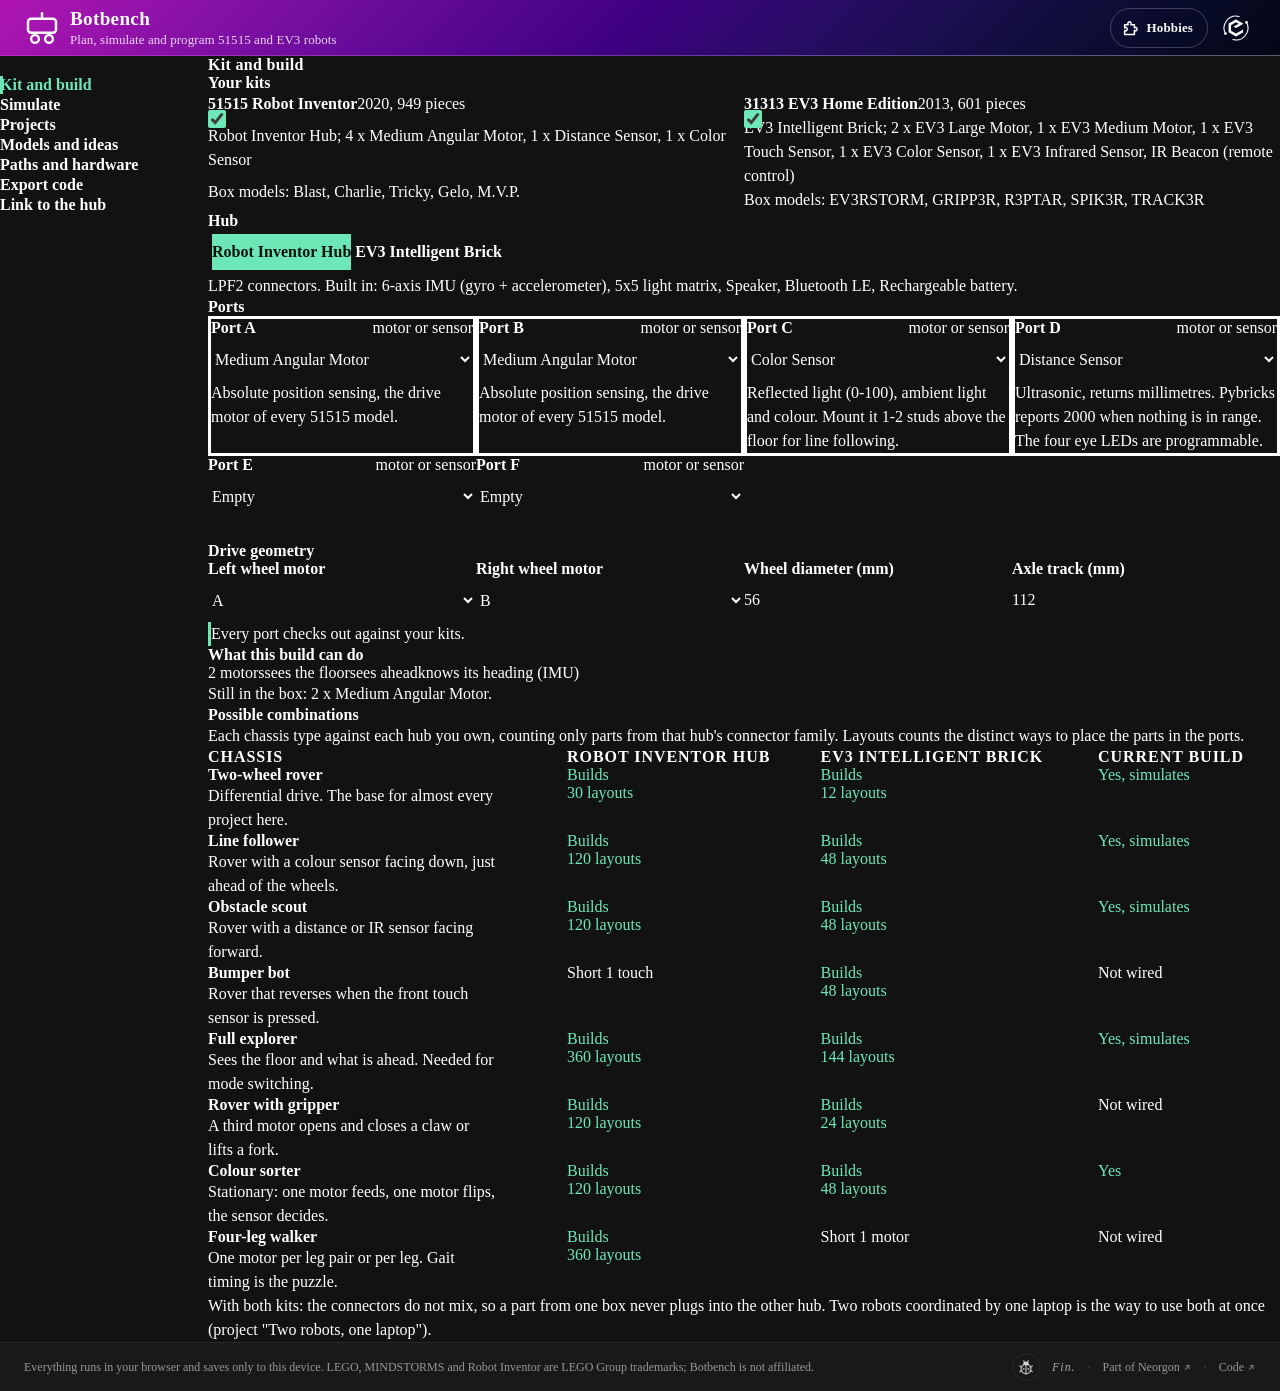
<file: index.html>
<!DOCTYPE html>
<html lang="en">
<head>
  <meta charset="UTF-8">
  <!-- Strict CSP. An inline script runs only if its sha256 is listed: the one hash is the theme
       guard further down, so editing that script means re-hashing it (smoke check 29 reports a
       mismatch). Inline on*="" handlers never run; attach listeners from a script file. Add a
       source only when the page loads from it, as an exact host or a pinned path, never a whole
       package CDN: a Convex deployment adds its https and wss URLs to connect-src, and sign-in
       adds the CSP table in packages/neorgon-ui/auth/README.md. frame-ancestors, report-uri and
       sandbox are ignored in a meta tag, so they are left out. -->
  <meta http-equiv="Content-Security-Policy" content="default-src 'none'; script-src 'self' 'sha256-na6phygP/tfoCIp4oBeQgGJJpQsZob/udrLum+20QTI=' https://gc.zgo.at https://static.cloudflareinsights.com; style-src 'self' 'unsafe-inline' https://cdn.neorgon.org/v1.0.0/; img-src 'self' data: https://neorgon.goatcounter.com; font-src 'self'; connect-src 'self' https://neorgon.goatcounter.com https://cloudflareinsights.com; manifest-src 'self'; frame-src 'none'; worker-src 'none'; object-src 'none'; base-uri 'none'; form-action 'self'">
  <meta name="viewport" content="width=device-width, initial-scale=1.0">
  <link rel="icon" type="image/svg+xml" href="/favicon.svg">
  <link rel="icon" type="image/x-icon" href="/favicon.ico" sizes="16x16 32x32 48x48">
  <link rel="apple-touch-icon" sizes="180x180" href="/apple-touch-icon.png">
  <meta name="apple-mobile-web-app-title" content="Botbench">
  <link rel="manifest" href="/site.webmanifest">
  <meta name="neo-mark" content="on">
  <meta name="neo-repo" content="https://github.com/energon-a-secas/botbench-site">
  <title>Botbench | Robot Kit Simulator</title>
  <meta name="description" content="Plan LEGO 51515 and EV3 31313 robot builds, rehearse them in a 2D simulator and export Pybricks code, up to behaviours picked by Jev">
  <meta property="og:title" content="Botbench | Robot Kit Simulator">
  <meta property="og:description" content="Plan LEGO 51515 and EV3 31313 robot builds, rehearse them in a 2D simulator and export Pybricks code, up to behaviours picked by Jev">
  <meta property="og:type" content="website">
  <meta property="og:url" content="https://botbench.neorgon.com/">
  <meta property="og:site_name" content="Neorgon">
  <meta name="twitter:card" content="summary_large_image">
  <meta name="twitter:title" content="Botbench | Robot Kit Simulator">
  <meta name="twitter:description" content="Plan LEGO 51515 and EV3 31313 robot builds, rehearse them in a 2D simulator and export Pybricks code, up to behaviours picked by Jev">
  <meta name="robots" content="index, follow">
  <link rel="canonical" href="https://botbench.neorgon.com/">
  <meta property="og:locale" content="en_US">
  <meta name="theme-color" content="#040714">
  <meta property="og:image" content="https://botbench.neorgon.com/og-preview.jpg">
  <meta property="og:image:width" content="1200">
  <meta property="og:image:height" content="630">
  <meta property="og:image:alt" content="Botbench">
  <meta name="twitter:image" content="https://botbench.neorgon.com/og-preview.jpg">
  <!-- Fleet design tokens: canonical, do not redeclare locally (docs/references/new-project-context.md, Design) -->
  <link rel="stylesheet" href="https://cdn.neorgon.org/v1.0.0/styles/base.css">
  <link rel="stylesheet" href="css/style.css">
  <!-- template:styles -->
  <!-- /template:styles -->
  <!-- Neorgon Header Kit (vendored; ?header=live swaps CSS to CDN). Keep after style.css, the kit owns the header. -->
  <script>(function(){var m=location.search.match(/[?&]theme=([\w-]+)/)||document.cookie.match(/(?:^|;\s*)neo_theme=([\w-]+)/);if(m&&m[1]!=='default')document.documentElement.dataset.theme=decodeURIComponent(m[1]);})();</script>
  <link rel="stylesheet" href="css/neorgon-header.css">
  <link rel="stylesheet" href="css/neorgon-themes.css">
  <link rel="stylesheet" href="https://cdn.neorgon.org/v1.0.0/header/season.css">
  <script defer src="js/neorgon-header.js"></script>
  <!-- Neorgon Footer Kit (vendored). Pins the footer to the viewport floor on short
       pages and builds the meta bar + back-to-top. See packages/neorgon-ui/footer/README.md.
       Optional stamps: <meta name="neo-repo"|"neo-version"|"neo-updated"> -->
  <link rel="stylesheet" href="css/neorgon-footer.css">
  <script defer src="js/neorgon-footer.js"></script>
  <!-- Neorgon Beacon Kit (vendored). Report-an-issue ladybug in the footer bar: it
       carries page context to balise.neorgon.com in a URL fragment and the
       visitor writes there. No form on this page and no request from it.
       Opt out per page with <meta name="beacon" content="off">.
       See packages/neorgon-ui/beacon/README.md. -->
  <meta name="beacon-site" content="botbench-site">
  <meta name="neo-category" content="hobbies">
  <link rel="stylesheet" href="css/neorgon-beacon.css">
  <script defer src="js/neorgon-beacon.js"></script>
  <script type="application/ld+json">
  {
    "@context": "https://schema.org",
    "@type": "WebApplication",
    "name": "Botbench",
    "description": "Plan LEGO 51515 and EV3 31313 robot builds, rehearse them in a 2D simulator and export Pybricks code, up to behaviours picked by Jev",
    "url": "https://botbench.neorgon.com/",
    "applicationCategory": "DeveloperApplication",
    "operatingSystem": "Any",
    "offers": { "@type": "Offer", "price": "0", "priceCurrency": "USD" },
    "author": { "@type": "Organization", "name": "Neorgon", "url": "https://neorgon.com/" }
  }
  </script>
</head>
<body>

  <a class="skip-link" href="#main">Skip to content</a>

  <!-- Neorgon Header Kit contract (packages/neorgon-ui/header/README.md).
       data-header-mode: hub (glass) | content (sticky gradient) | app (slim, auto-hides on scroll).
       Pick content for learning/content sites, app for tool-dense sites. -->
  <header class="header-bar" data-header-mode="app">
    <div class="header-logo">
      <!-- PATTERN: one link: mark + name go to THIS site's home (root or #home)
           so clicking either resets the view. The hub icon in .header-right
           is the only header link to neorgon.com. -->
      <a href="./" class="header-title-link">
        <img src="energon-classic-logo.png" class="header-logo-img" alt="">
        <div class="header-title-wrap">
          <h1>Botbench</h1>
          <div class="header-subtitle">Plan, simulate and program 51515 and EV3 robots</div>
        </div>
      </a>
    </div>

    <!-- .header-right owns margin-left:auto; home icon is always last. -->
    <div class="header-right">
      <!-- template:actions -->
      <!-- Optional .header-actions: keep one primary control visible with
           data-keep-mobile. Wrap text beside an SVG in <span>. -->
      <!-- /template:actions -->

      <!-- Accounts (only for a site with sign-in): the Neorgon Auth Kit renders a "Sign in"
           button in this slot, and Clerk's avatar menu once signed in. It also owns the
           sign-in dialog, so there is no panel or modal to write. Vendor it with
           packages/neorgon-ui/sync-auth.sh (its header shows how to adopt one site), then add
             <meta name="clerk-publishable-key" content="pk_live_...">
             a stylesheet link to css/neorgon-auth.css (named in prose here, because the
             smoke ref checker reads comments and this file does not exist until you vendor it)
           to <head>, and in js/events.js:
             import { NeoAuth } from './neorgon-auth.js';
             NeoAuth.onChange(({ signedIn, label }) => ...); NeoAuth.start({ convex });
           Contract, CSP and gated actions: packages/neorgon-ui/auth/README.md
      <div class="neo-auth" data-neo-auth data-keep-mobile hidden></div>
      -->

      <a class="header-home" href="https://neorgon.com/" title="neorgon.com" aria-label="Neorgon home">
        <svg class="nh-hub-icon" viewBox="0 0 24 24" fill="none" xmlns="http://www.w3.org/2000/svg" aria-hidden="true">
          <path d="M12 4.4 18.58 8.2 18.58 15.8 12 19.6 5.42 15.8 5.42 8.2Z" fill="currentColor" stroke="none"/>
          <g class="nh-orbit">
            <path d="M2.47 17.50 A11.0 11.0 0 0 1 14.85 1.37" fill="none" stroke="currentColor" stroke-width="1.05" stroke-linecap="round"/>
            <path d="M21.53 6.50 A11.0 11.0 0 0 1 9.15 22.63" fill="none" stroke="currentColor" stroke-width="1.05" stroke-linecap="round"/>
            <circle cx="21.71" cy="6.84" r="1.25" fill="currentColor"/>
            <circle cx="2.29" cy="17.16" r="1.25" fill="currentColor"/>
          </g>
        </svg>
      </a>
    </div>
  </header>

  <!-- template:main -->
  <main id="main" tabindex="-1">
    <div class="shell">
      <nav class="shell__rail" aria-label="Workbench">
        <a class="rail-link" href="#build" data-tab="build">Kit and build</a>
        <a class="rail-link" href="#sim" data-tab="sim">Simulate</a>
        <a class="rail-link" href="#projects" data-tab="projects">Projects</a>
        <a class="rail-link" href="#models" data-tab="models">Models and ideas</a>
        <a class="rail-link" href="#paths" data-tab="paths">Paths and hardware</a>
        <a class="rail-link" href="#export" data-tab="export">Export code</a>
        <a class="rail-link" href="#link" data-tab="link">Link to the hub</a>
      </nav>

      <div class="shell__main">
        <section class="section panel" id="panel-build" data-panel="build" aria-labelledby="h-build">
          <div class="section__titles">
            <h2 class="section__title" id="h-build">Kit and build</h2>
          </div>
          <fieldset class="group">
            <legend>Your kits</legend>
            <div id="kits" class="kit-grid"></div>
          </fieldset>
          <fieldset class="group">
            <legend>Hub</legend>
            <div id="hub-pick" class="seg" role="radiogroup" aria-label="Hub"></div>
            <p id="hub-note" class="field__hint"></p>
          </fieldset>
          <div class="group">
            <h3 class="group__title">Ports</h3>
            <div id="ports" class="port-grid"></div>
          </div>
          <div class="group">
            <h3 class="group__title">Drive geometry</h3>
            <div id="drive" class="drive-grid"></div>
          </div>
          <div id="issues" class="issues" role="status" aria-live="polite"></div>
          <div class="group">
            <h3 class="group__title">What this build can do</h3>
            <div id="caps" class="chips"></div>
          </div>
          <div class="group">
            <h3 class="group__title">Possible combinations</h3>
            <p class="field__hint">Each chassis type against each hub you own, counting only parts from that hub's connector family. Layouts counts the distinct ways to place the parts in the ports.</p>
            <div class="table-wrap"><table class="matrix" id="matrix"></table></div>
            <p id="cross-note" class="field__hint"></p>
          </div>
        </section>

        <section class="section panel" id="panel-sim" data-panel="sim" aria-labelledby="h-sim" hidden>
          <div class="section__titles">
            <h2 class="section__title" id="h-sim">Simulate</h2>
          </div>
          <div class="toolbar sim-bar">
            <label class="mini-field"><span>Arena</span><select id="arena" class="select"></select></label>
            <div class="seg" id="brain-kind" role="radiogroup" aria-label="Brain">
              <button type="button" class="seg__btn" data-kind="rules" role="radio">Rules</button>
              <button type="button" class="seg__btn" data-kind="modes" role="radio">Modes and decider</button>
            </div>
            <label class="mini-field" id="preset-wrap"><span>Preset</span><select id="preset" class="select"></select></label>
            <span class="toolbar-gap"></span>
            <button type="button" class="btn btn--primary" id="play">Run</button>
            <button type="button" class="btn btn--secondary" id="step">Step</button>
            <button type="button" class="btn btn--secondary" id="reset">Reset</button>
            <label class="mini-field"><span>Speed</span><select id="speed" class="select"><option value="0.5">0.5x</option><option value="1">1x</option><option value="2">2x</option><option value="4">4x</option></select></label>
          </div>
          <div class="sim-layout">
            <div class="sim-stage">
              <canvas id="sim-canvas" aria-label="Simulator arena, top-down view" role="img"></canvas>
              <p id="arena-note" class="field__hint"></p>
              <p class="field__hint">Same ports, wheels and sensors as your build. Tune values here, and expect the real robot to differ.</p>
            </div>
            <aside class="sim-side" aria-label="Robot readout">
              <div id="readout"></div>
              <div id="decision"></div>
            </aside>
          </div>
          <div id="rules-panel" class="group">
            <h3 class="group__title">Rule table</h3>
            <p class="field__hint">Checked top to bottom on every tick; the first rule that matches drives the motors. Hold keeps a rule running for that many milliseconds once it fires. Speeds are percent of top speed.</p>
            <div id="rules"></div>
            <button type="button" class="btn btn--secondary btn--sm" id="add-rule">Add rule</button>
          </div>
          <div id="modes-panel" class="group" hidden>
            <h3 class="group__title">Goal and decider</h3>
            <p class="field__hint">Every half second, code turns the sensor numbers into plain facts and asks which mode fits the goal. In the browser a local stand-in answers, because a TypeSafe key must never sit in a web page. The request shown beside the arena is what the bridge sends to Jev.</p>
            <div class="field">
              <label for="goal">Goal, in plain words</label>
              <textarea id="goal" class="textarea" rows="2" maxlength="400"></textarea>
            </div>
            <div class="field">
              <label for="gate">Confidence gate: <output id="gate-out" for="gate"></output></label>
              <input id="gate" type="range" min="0" max="0.9" step="0.05">
              <p class="field__hint">Below this confidence the robot keeps its current mode instead of switching. Low values flip-flop, high values commit late.</p>
            </div>
          </div>
        </section>

        <section class="section panel" id="panel-projects" data-panel="projects" aria-labelledby="h-projects" hidden>
          <div class="section__titles">
            <h2 class="section__title" id="h-projects">Projects</h2>
          </div>
          <div id="projects"></div>
        </section>

        <section class="section panel" id="panel-models" data-panel="models" aria-labelledby="h-models" hidden>
          <div class="section__titles">
            <h2 class="section__title" id="h-models">Models and ideas</h2>
          </div>
          <div id="models"></div>
        </section>

        <section class="section panel" id="panel-paths" data-panel="paths" aria-labelledby="h-paths" hidden>
          <div class="section__titles">
            <h2 class="section__title" id="h-paths">Paths and hardware</h2>
          </div>
          <div id="paths"></div>
        </section>

        <section class="section panel" id="panel-export" data-panel="export" aria-labelledby="h-export" hidden>
          <div class="section__titles">
            <h2 class="section__title" id="h-export">Export code</h2>
          </div>
          <div id="export"></div>
        </section>

        <section class="section panel" id="panel-link" data-panel="link" aria-labelledby="h-link" hidden>
          <div class="section__titles">
            <h2 class="section__title" id="h-link">Link to the hub</h2>
          </div>
          <div class="toolbar sim-bar">
            <div class="seg" id="link-source" role="radiogroup" aria-label="Hub">
              <button type="button" class="seg__btn" data-source="virtual" role="radio">Virtual hub</button>
              <button type="button" class="seg__btn" data-source="ble" role="radio">Bluetooth hub</button>
            </div>
            <button type="button" class="btn btn--primary" id="link-connect">Connect</button>
            <button type="button" class="btn btn--secondary" id="link-start" disabled>Start program</button>
            <button type="button" class="btn btn--secondary" id="link-stop" disabled>Stop</button>
          </div>
          <p id="link-status" class="field__hint" role="status" aria-live="polite"></p>
          <p id="link-requirements" class="issue issue--warn" hidden></p>
          <div class="link-layout">
            <div class="group">
              <h3 class="group__title">What the hub reports</h3>
              <div id="link-facts"></div>
            </div>
            <div class="group">
              <h3 class="group__title">Drive by hand</h3>
              <div id="teleop" class="pad" tabindex="0" role="group" aria-label="Teleop pad. With the pad focused, arrow keys or W A S D drive and release stops."></div>
              <p class="field__hint"><span class="for-fine">Click the pad, then hold an arrow key or W A S D. Letting go stops.</span><span class="for-coarse">Tap an arrow to drive and the square to stop.</span> Each press is one byte to the hub.</p>
            </div>
            <div class="group">
              <h3 class="group__title">Mode</h3>
              <div id="link-modes" class="toolbar"></div>
              <label class="check"><input type="checkbox" id="link-auto" disabled> Let the stand-in decider pick the mode, with the goal and gate from Simulate</label>
              <div id="link-decision"></div>
            </div>
          </div>
          <details class="sheet" id="link-output">
            <summary>Hub output</summary>
            <div class="sheet__inner">
              <pre id="link-log" class="log" aria-live="off"></pre>
              <button type="button" class="btn btn--ghost btn--sm" id="link-clear">Clear</button>
            </div>
          </details>
          <details class="sheet">
            <summary>Experimental: send the exported program through the REPL</summary>
            <div class="sheet__inner stack stack--tight">
              <p class="field__hint">Pybricks Code compiles a program before sending it; this page cannot, so it starts the hub's REPL and pastes the source line by line, pacing on the echo. Written from the Pybricks profile and MicroPython's paste mode, not yet tried on a real hub. If it fails, the Hub output above says how, and Pybricks Code remains the reliable way.</p>
              <button type="button" class="btn btn--secondary btn--sm" id="link-run-btn" disabled>Send the modes program to the REPL and run it</button>
            </div>
          </details>
          <div class="group">
            <h3 class="group__title">How a real hub gets here</h3>
            <ol class="plain plain--steps">
              <li>Flash Pybricks on the Inventor Hub from <a href="https://code.pybricks.com/" target="_blank" rel="noopener">code.pybricks.com</a> (Chrome or Edge; it can restore the LEGO firmware later).</li>
              <li>On Export code, pick the modes brain and copy the hub program. Paste it into Pybricks Code and run it once, so the hub keeps it.</li>
              <li>Pick Bluetooth hub here, Connect, choose the hub in the browser dialog, then Start program. If the hub is missing from the dialog, disconnect Pybricks Code first: firmware before 4.0 holds one connection.</li>
              <li>For Jev instead of the stand-in, run <code>bridge.py</code> from the Export tab on a laptop with your key; the page cannot call Jev.</li>
            </ol>
            <p class="field__hint">The EV3 brick has no Bluetooth LE, so this tab cannot reach it. Its modes program picks modes with the brick buttons instead.</p>
          </div>
        </section>
      </div>
    </div>
  </main>
  <!-- /template:main -->

  <!-- Neorgon Footer Kit contract. data-footer-mode: minimal (default) | content | app.
       Replace the copy with a real note (privacy, data provenance, disclaimer) or drop
       the text entirely, the kit appends "Part of Neorgon" and any version stamps. -->
  <footer class="neo-footer" data-footer-mode="app">
    Everything runs in your browser and saves only to this device. LEGO, MINDSTORMS and Robot Inventor are LEGO Group trademarks; Botbench is not affiliated.
    <!-- neo-fleet:more -->
    <nav class="neo-more" aria-label="More in Hobbies" data-category="hobbies" data-label-en="Hobbies" data-label-es="Pasatiempos">
      <span class="neo-more__label" aria-hidden="true"><svg class="neo-more__icon" viewBox="0 0 24 24" width="16" height="16" fill="none" stroke="currentColor" stroke-width="2" stroke-linecap="round" stroke-linejoin="round" aria-hidden="true" focusable="false"><path d="M3.5 7.5h4.8a2.2 2.2 0 1 1 3.4 0h4.8v4.3a2.2 2.2 0 1 1 0 3.4v5.3h-13v-5.3a2.2 2.2 0 1 0 0-3.4z"/></svg><span class="neo-more__title">More in Hobbies</span></span>
      <ul class="neo-more__list">
        <li><a href="https://cadrage.neorgon.com/">Cadrage</a></li>
        <li><a href="https://aficion.neorgon.com/">Aficion</a></li>
        <li><a href="https://hobbyorbit.neorgon.com/">Hobby Orbit</a></li>
        <li><a href="https://mug.neorgon.com/">Mug</a></li>
        <li><a href="https://vitrina.neorgon.com/">Vitrina</a></li>
        <li><a class="neo-more__all" href="https://neorgon.com/hobbies/">All Hobbies tools</a></li>
      </ul>
    </nav>
    <!-- /neo-fleet:more -->
  </footer>

  <div id="app-toast" class="toast" role="status" aria-live="polite" aria-atomic="true"></div>
  <script type="module" src="js/app.js"></script>
</body>
</html>
</file>
<file: css/style.css>
/* ── Reset & base ──────────────────────────────────────────── */
*, *::before, *::after { margin: 0; padding: 0; box-sizing: border-box; }

/*
 * ── Design tokens ─────────────────────────────────────────────
 *
 * Canonical tokens (colors, font, type scale, spacing, radii) come from the CDN:
 *   https://cdn.neorgon.org/v1.0.0/styles/base.css   (linked in index.html)
 * Do NOT redeclare them here: a local copy is how the fleet drifted. The block
 * below holds only what base.css does not define, plus the per-site accent.
 *
 * Motion: base.css still ships --ease-snap (bounce) for legacy sites, but it is
 * deprecated for new work (impeccable law: ease-out exponential, no bounce).
 * Use --ease-out below.
 */

:root {
  /* Per-site identity: set to this site's hub card accent (the accent table in .claude/HUB_REGISTRY.md) */
  --accent: #6ee7b7;
  --accent-bright: #a7f3d0;

  /* Site extras base.css does not define */
  --surface-toast: #1a1730;
  --danger: #be123c;
  --danger-hover: #9f1239;
  --ease-out: cubic-bezier(0.22, 1, 0.36, 1);
  --control-height: 44px;
  --control-height-sm: 36px;
  --on-accent: #04130d; /* Emerald-300 is light: dark text on it, 12:1. */
  --shadow-card: 0 12px 28px rgba(15, 23, 42, 0.5);
  --shadow-modal: 0 24px 48px rgba(2, 6, 23, 0.58);
  --z-sticky-header: 200;
  --z-toast: 500;
}

/* Author display values (e.g. .section/.stack flex) would otherwise defeat the
   hidden attribute, so restore its authority once, globally. */
[hidden] { display: none !important; }

html { min-height: 100%; color-scheme: dark; }
body {
  font-family: var(--font);
  background: var(--bg);
  min-height: 100%;
  color: var(--text-primary);
  display: flex; flex-direction: column;
}

body:has(dialog[open]) {
  overflow: hidden;
}

main#main {
  flex: 1;
  display: flex;
  flex-direction: column;
  min-height: 0;
  width: 100%;
}

/* ── Layout ────────────────────────────────────────────────── */
/*
 * GOTCHA: body { display:flex; flex-direction:column } + margin: 0 auto
 * on a child collapses its width, so always pair with width: 100%.
 *
 * GOTCHA: External images (YouTube ggpht, Gravatar, etc.) may block loading
 * when the Referer header points to localhost or an unknown origin. Fix:
 * 1. Add <meta name="referrer" content="no-referrer"> in <head> (global)
 * 2. Or add referrerpolicy="no-referrer" on each <img> tag
 */
.container {
  max-width: 900px;
  width: 100%;
  margin: 0 auto;
  padding: var(--space-6);
  flex: 1;
}

/* ── Side-rail shell (opt-in) ──────────────────────────────────
 * A desktop window is far wider than a comfortable line of text, so a single
 * centred column leaves two large empty gutters and still runs the prose to
 * 100+ characters. This puts the section nav in the left gutter and narrows
 * the reading column, without changing .container for sites that do not use it.
 *
 *   <div class="shell">
 *     <nav class="shell__rail" aria-label="Section"> … </nav>
 *     <div class="shell__main"> … </div>
 *   </div>
 *
 * Below 940px it collapses to one column and the rail becomes a scrollable
 * row, so the same markup works on a phone with no JavaScript involved. From
 * 1240px up, the spare width goes to the right margin only, so the reading
 * column walks onto the page's centre line instead of sitting right of it.
 */
.shell {
  width: 100%;
  max-width: 1240px;
  margin: 0 auto;
  padding: var(--space-6) var(--space-6) 64px;
  display: grid;
  grid-template-columns: minmax(0, 1fr);
  gap: var(--space-6);
  align-content: start;
  flex: 1;
}
/* A 1fr track is minmax(auto, 1fr): a wide child (a board, a table, a long
   code line) sets min-content and stretches the column past the viewport. */
.shell > * { min-width: 0; }

.shell__rail {
  display: flex;
  gap: var(--space-1);
  padding: 4px;
  background: var(--surface-1);
  border: 1px solid var(--border);
  border-radius: var(--radius);
  overflow-x: auto;
  scrollbar-width: none;
}
.shell__rail::-webkit-scrollbar { display: none; }

@media (min-width: 940px) {
  .shell {
    grid-template-columns: 208px minmax(0, 1fr);
    gap: var(--space-8);
    padding: var(--space-8) var(--space-8) 80px;
  }
  .shell__rail {
    position: sticky;
    top: 76px;          /* clears the app-mode header */
    flex-direction: column;
    align-items: stretch;
    gap: 2px;
    padding: var(--space-2);
    overflow: visible;
    align-self: start;
  }
}

/* The rail sits in the left gutter, but with only two tracks it does not stay
   there: the rail plus its gap add to main's left side and nothing balances
   them on the right, so main sits half that distance right of the page's centre
   line (120px at a 208px rail). A column that far off centre reads as a
   misalignment rather than as a nav beside it.
   The correction is to stop splitting the spare width between both margins and
   spend all of it on the right. Main then walks back onto the centre line as the
   window grows, reaching it at 1240 + 208 + 32 = 1480px, and it costs main no
   width at any point on the way: the shell widens, main does not move relative
   to the rail. Below 1240px the shell already fills the viewport, so there is no
   spare width to spend and any correction would come straight out of the
   reading column. That trade is not worth making. */
@media (min-width: 1240px) {
  .shell {
    --shell-nudge: calc(208px + var(--space-8));
    max-width: calc(1240px + var(--shell-nudge));
    padding-right: clamp(
      var(--space-8),
      calc(var(--space-8) + 100vw - 1240px),
      calc(var(--space-8) + var(--shell-nudge))
    );
  }
}

/* Vertical rhythm: use inside .container or nested regions */
.stack {
  display: flex;
  flex-direction: column;
  gap: var(--space-6);
}
.stack--tight { gap: var(--space-4); }
/* Major sections need a real break. At 32px a heading sits almost on top of
   the block above it and the page reads as one undifferentiated column. */
.stack--loose { gap: 56px; }

/* Page section: title row + body (replaces “card everything” for grouping) */
.section {
  display: flex;
  flex-direction: column;
  gap: var(--space-6);
}
.section__header {
  display: flex;
  flex-wrap: wrap;
  align-items: flex-end;
  justify-content: space-between;
  gap: var(--space-4);
}
.section__titles {
  display: flex;
  flex-direction: column;
  gap: var(--space-1);
  min-width: 0;
}
.section__title {
  font-size: var(--text-xl);
  font-weight: 600;
  letter-spacing: 0.02em;
  color: var(--text-primary);
}
.section__lead {
  font-size: var(--text-sm);
  color: var(--text-muted);
  line-height: 1.6;
  max-width: 64ch;   /* 65-75 characters is the readable measure */
}
.section__lead code {
  font-family: ui-monospace, SFMono-Regular, Menlo, Monaco, Consolas, "Liberation Mono", monospace;
  font-size: 0.92em;
  color: var(--text-secondary);
}
.stack > .card { margin-bottom: 0; }
.toolbar {
  display: flex;
  flex-wrap: wrap;
  align-items: center;
  gap: var(--space-2);
}

/* ── Header ────────────────────────────────────────────────────
 * Owned by the Neorgon Header Kit (css/neorgon-header.css, canonical
 * source: packages/neorgon-ui/header/). Do NOT style .header-bar,
 * .header-logo*, .header-title-link, .header-subtitle, .header-right,
 * .header-actions, or .header-home here. Sign-in UI belongs to the
 * Auth Kit (css/neorgon-auth.css), so write no .auth-* styles either.
 */
.toolbar-nav {
  display: flex;
  align-items: center;
  gap: var(--space-2);
}

/* ── Buttons (canonical) ─────────────────────────────────────
 * Use .btn + a variant. Alias: .nav-link = toolbar ghost.
 */
.btn {
  display: inline-flex;
  align-items: center;
  justify-content: center;
  gap: var(--space-2);
  min-height: var(--control-height);
  padding: 0 var(--space-4);
  border-radius: var(--radius-sm);
  font-family: inherit;
  font-size: var(--text-sm);
  font-weight: 600;
  line-height: 1.2;
  text-decoration: none;
  cursor: pointer;
  border: 1px solid transparent;
  background: transparent;
  color: var(--text-primary);
  transition:
    background-color var(--dur),
    color var(--dur),
    border-color var(--dur),
    box-shadow var(--dur),
    transform var(--dur-fast);
  -webkit-tap-highlight-color: transparent;
}
.btn:disabled,
.btn[aria-disabled="true"] {
  opacity: 0.45;
  cursor: not-allowed;
  pointer-events: none;
}
.btn--sm {
  min-height: var(--control-height-sm);
  padding: 0 var(--space-3);
  font-size: var(--text-xs);
}
.btn--block { width: 100%; }
.btn--icon {
  min-width: var(--control-height);
  padding: 0;
}
.btn--primary {
  background: var(--accent);
  color: var(--on-accent);
  border-color: transparent;
}
.btn--primary:hover { box-shadow: inset 0 0 0 2px var(--on-accent); }
.btn--secondary {
  background: var(--surface-2);
  color: var(--text-primary);
  border-color: var(--border-strong);
}
.btn--secondary:hover {
  background: rgba(255, 255, 255, 0.1);
}
.btn--ghost {
  background: transparent;
  color: rgba(255,255,255,0.92);
  border-color: rgba(255,255,255,0.18);
}
.btn--ghost:hover {
  background: rgba(255,255,255,0.1);
  color: var(--text-primary);
}
.btn--danger {
  background: var(--danger);
  color: var(--text-primary);
  border-color: transparent;
}
.btn--danger:hover { background: var(--danger-hover); }

/* Toolbar ghost (header nav): same as .btn.btn--ghost.btn--sm */
.nav-link {
  display: inline-flex;
  align-items: center;
  justify-content: center;
  min-height: var(--control-height);
  padding: 0 var(--space-3);
  border: 1px solid rgba(255,255,255,0.18);
  border-radius: var(--radius-sm);
  background: transparent;
  color: rgba(255,255,255,0.92);
  cursor: pointer;
  font-family: inherit;
  font-size: var(--text-sm);
  font-weight: 600;
  transition: background-color var(--dur), color var(--dur), border-color var(--dur);
}
.nav-link:hover {
  background: rgba(255,255,255,0.1);
  color: var(--text-primary);
}

/* ── Forms and inline disclosure ────────────────────────────── */
.field { display: grid; gap: var(--space-2); min-width: 0; }
.field label, .field__label { font-size: var(--text-sm); font-weight: 600; }
.input, .select, .textarea {
  width: 100%; min-width: 0; min-height: var(--control-height);
  padding: var(--space-2) var(--space-3);
  border: 1px solid var(--border-strong);
  border-radius: var(--radius-sm);
  background: var(--bg); color: var(--text-primary);
  font: inherit; font-size: 1rem;
}
.textarea { resize: vertical; }
.input::placeholder, .textarea::placeholder { color: var(--text-muted); }
.input[aria-invalid="true"], .textarea[aria-invalid="true"] { border-color: var(--danger); }
.field__hint { font-size: var(--text-sm); color: var(--text-secondary); line-height: 1.5; }
.field__error { font-size: var(--text-sm); color: #fda4af; }

/* Native details keeps closed controls out of the focus order. No fixed
   max-height, clipping or layout animation. Auth remains kit-owned. */
.sheet {
  background: var(--surface-1);
  border: 1px solid var(--border);
  border-radius: var(--radius);
}
.sheet > summary { padding: var(--space-4); cursor: pointer; font-weight: 600; }
.sheet__inner { padding: 0 var(--space-4) var(--space-4); }

/* ── Native dialog ────────────────────────────────────────────
   Call showModal(): the platform supplies inert background, focus containment
   and Escape. Do not toggle [open] or add a second role="dialog" wrapper. */
dialog.dialog {
  margin: auto; padding: 0;
  width: min(520px, calc(100% - 32px));
  max-height: calc(100dvh - 32px);
  overflow: auto;
  background: var(--bg); color: var(--text-primary);
  border: 1px solid var(--border-strong);
  border-radius: var(--radius-lg);
  box-shadow: var(--shadow-modal);
}
.dialog::backdrop { background: rgb(2 4 12 / 85%); }
.dialog__header, .dialog__footer {
  display: flex; align-items: center; justify-content: space-between;
  gap: var(--space-4); padding: var(--space-4) var(--space-6);
}
.dialog__header { border-bottom: 1px solid var(--border); }
.dialog__header h2 { font-size: var(--text-xl); overflow-wrap: anywhere; }
.dialog__body { padding: var(--space-6); line-height: 1.6; overflow-wrap: anywhere; }
.dialog__footer { flex-wrap: wrap; justify-content: flex-end; border-top: 1px solid var(--border); }

/* ── Result states ──────────────────────────────────────────── */
.status-panel { padding: var(--space-8) 0; max-width: 64ch; }
.status-panel h3 { font-size: var(--text-lg); }
.status-panel p { margin: var(--space-2) 0 var(--space-4); color: var(--text-secondary); line-height: 1.6; }

/* ── Card ──────────────────────────────────────────────────── */
/*
 * GOTCHA: backdrop-filter creates a stacking context, so dropdowns inside
 * a card can be clipped by a later card's stacking context. Fix by adding
 * position: relative; z-index: 10 to the card that owns the open dropdown.
 *
 * Default: static surface (no hover lift, avoids generic “dashboard demo”).
 * Use .card--interactive only when the whole surface is a real target.
 *
 * GOTCHA: a <button> or <a> used AS a card does not inherit body text color,
 * buttons default to canvas text (near-black), rendering invisible on the dark
 * bg. When a card is an interactive element, set color: var(--text-primary)
 * and font-family: var(--font) explicitly on it.
 */
.card {
  background: var(--surface-1);
  border: 1px solid var(--border);
  border-radius: var(--radius-lg);
  padding: var(--space-6);
  margin-bottom: var(--space-6);
  transition: border-color var(--dur), box-shadow var(--dur);
}
.card--interactive {
  transition:
    transform var(--dur) ease-out,
    box-shadow var(--dur) ease-out,
    border-color var(--dur);
}
.card--interactive:hover {
  transform: translateY(-3px);
  box-shadow: var(--shadow-card);
  border-color: var(--border-strong);
}

.card--flat:hover {
  box-shadow: none;
}
/* Card with an action row, in an equal-height grid: pin the toolbar to the
   bottom so buttons align across cards whose text wraps differently. */
.card--actions {
  display: flex;
  flex-direction: column;
}
.card--actions > .toolbar:last-child {
  margin-top: auto;
}

/* ── Button press feedback ─────────────────────────────────── */
button:active,
.btn:active,
.nav-link:active {
  transform: scale(0.98);
  transition-duration: var(--dur-fast);
}

/* ── Skeleton loading ──────────────────────────────────────── */
@keyframes shimmer { 50% { opacity: 0.45; } }
.skeleton {
  background: var(--surface-2);
  animation: shimmer 1.5s ease-in-out infinite;
  border-radius: var(--radius);
}

/* ── Toast ─────────────────────────────────────────────────── */
.toast {
  position: fixed;
  bottom: var(--space-6);
  right: var(--space-6);
  z-index: var(--z-toast);
  max-width: min(360px, calc(100vw - var(--space-8)));
  background: var(--surface-toast);
  border: 1px solid var(--border);
  border-radius: var(--radius);
  padding: var(--space-3) var(--space-4);
  font-size: var(--text-sm);
  color: var(--text-primary);
  box-shadow: var(--shadow-card);
  pointer-events: none;
  transform: translateY(8px);
  opacity: 0;
  transition: opacity 0.2s ease-out, transform 0.2s ease-out;
}
.toast.visible {
  opacity: 1;
  transform: translateY(0);
}

/* ── Footer ────────────────────────────────────────────────────
   Owned by the Neorgon Footer Kit (css/neorgon-footer.css).
   Don't add .neo-footer rules here. Edit packages/neorgon-ui/footer/
   and re-run sync-footer.sh. */

/* ── Focus styles ──────────────────────────────────────────── */
:focus-visible {
  outline: 2px solid var(--accent-bright);
  outline-offset: 2px;
}

/* ── Skip link ─────────────────────────────────────────────── */
.skip-link {
  position: absolute;
  top: 0;
  transform: translateY(-110%);
  left: var(--space-4);
  z-index: 1000;
  padding: var(--space-2) var(--space-4);
  background: var(--accent-bright);
  color: var(--bg);
  font-weight: 600;
  font-size: var(--text-sm);
  border-radius: 0 0 var(--radius-sm) var(--radius-sm);
  text-decoration: none;
  transition: transform var(--dur) var(--ease-out);
}
.skip-link:focus { transform: translateY(0); }

/* ── Reduced motion ────────────────────────────────────────── */
@media (prefers-reduced-motion: reduce) {
  *, *::before, *::after {
    animation-duration: 0.01ms !important;
    animation-iteration-count: 1 !important;
    transition: none !important;
  }
  .card--interactive:hover { transform: none; }
}

/* ── Responsive ────────────────────────────────────────────── */
@media (max-width: 600px) {
  .container { padding: var(--space-4); }
  .toast {
    left: var(--space-4);
    right: var(--space-4);
    max-width: none;
  }
}

/* ══ Botbench ═════════════════════════════════════════════════
   Site layer. Tokens come from base.css; only --accent is ours. */

.muted { color: var(--text-muted); }
.shell__main { display: flex; flex-direction: column; gap: var(--space-8); }
.panel { gap: var(--space-8); }
.toolbar-gap { flex: 1; }

.rail-link {
  display: block; white-space: nowrap;
  padding: var(--space-2) var(--space-3);
  border-radius: var(--radius-sm);
  color: var(--text-secondary); text-decoration: none;
  font-size: var(--text-sm); font-weight: 600;
  transition: background-color var(--dur), color var(--dur);
}
.rail-link:hover { background: var(--surface-2); color: var(--text-primary); }
.rail-link[aria-current="page"] { background: var(--surface-2); color: var(--accent); box-shadow: inset 3px 0 0 var(--accent); }

.group { display: flex; flex-direction: column; gap: var(--space-3); border: 0; min-width: 0; }
.group legend, .group__title { font-size: var(--text-base); font-weight: 600; margin-bottom: var(--space-1); }
.group__title { margin-bottom: 0; }
h4 { font-size: var(--text-base); font-weight: 600; }

/* Kits */
.kit-grid { display: grid; grid-template-columns: repeat(auto-fit, minmax(260px, 1fr)); gap: var(--space-3); }
.kit {
  position: relative; display: grid; gap: var(--space-1);
  padding: var(--space-4) var(--space-4) var(--space-4) 48px;
  background: var(--surface-1); border: 1px solid var(--border); border-radius: var(--radius);
  cursor: pointer; font-size: var(--text-sm); line-height: 1.5;
  transition: border-color var(--dur);
}
.kit.is-on { border-color: var(--accent); }
.kit input { position: absolute; left: var(--space-4); top: 18px; width: 18px; height: 18px; accent-color: var(--accent); }
.kit__head { display: flex; flex-wrap: wrap; gap: var(--space-2); align-items: baseline; }
.kit__head strong { font-size: var(--text-base); }
.kit__models { font-size: var(--text-xs); }

/* Segmented control */
.seg { display: inline-flex; flex-wrap: wrap; gap: 4px; padding: 4px; background: var(--surface-1); border: 1px solid var(--border); border-radius: var(--radius); width: fit-content; max-width: 100%; }
.seg__btn {
  min-height: var(--control-height-sm); padding: 0 var(--space-3);
  border: 0; border-radius: var(--radius-sm); background: transparent;
  color: var(--text-secondary); font: inherit; font-size: var(--text-sm); font-weight: 600; cursor: pointer;
}
.seg__btn:hover:not(:disabled) { color: var(--text-primary); background: var(--surface-2); }
.seg__btn[aria-checked="true"] { background: var(--accent); color: var(--on-accent); }
.seg__btn:disabled { opacity: 0.4; cursor: not-allowed; }

/* Ports */
.port-grid { display: grid; grid-template-columns: repeat(auto-fill, minmax(220px, 1fr)); gap: var(--space-3); }
.port { display: grid; gap: var(--space-2); align-content: start; padding: var(--space-3); background: var(--surface-1); border: 1px dashed var(--border-strong); border-radius: var(--radius); }
.port.is-used { border-style: solid; border-color: var(--border-strong); }
.port__label { font-size: var(--text-sm); font-weight: 600; display: flex; justify-content: space-between; gap: var(--space-2); }
.port__label .muted { font-weight: 400; font-size: var(--text-xs); }
.port__note { font-size: var(--text-xs); line-height: 1.5; min-height: 1.5em; }
.drive-grid { display: grid; grid-template-columns: repeat(auto-fit, minmax(170px, 1fr)); gap: var(--space-3); }

/* Issues, chips, badges */
.issue-list { list-style: none; display: grid; gap: var(--space-2); }
.issue { font-size: var(--text-sm); line-height: 1.5; padding: var(--space-2) var(--space-3); border-radius: var(--radius-sm); border-left: 3px solid; background: var(--surface-1); }
.issue--error { border-color: #fb7185; }
.issue--warn { border-color: #fbbf24; }
.issue--ok { border-color: var(--accent); }
.chips { display: flex; flex-wrap: wrap; gap: var(--space-2); align-items: center; }
.chip { padding: 4px var(--space-3); border-radius: 999px; background: var(--surface-2); border: 1px solid var(--border); font-size: var(--text-sm); }
.caps__spare { flex-basis: 100%; }
.badge { display: inline-block; padding: 2px 8px; border-radius: 999px; font-size: var(--text-xs); font-weight: 600; background: var(--surface-2); color: var(--text-secondary); white-space: nowrap; }
.badge--ok { background: rgb(110 231 183 / 14%); color: var(--accent); }
.badge--warn { background: rgb(251 191 36 / 14%); color: #fcd34d; }
.badge--no { background: rgb(251 113 133 / 12%); color: #fda4af; }

/* Combination matrix */
.table-wrap { overflow-x: auto; border: 1px solid var(--border); border-radius: var(--radius); }
.matrix { width: 100%; border-collapse: collapse; font-size: var(--text-sm); }
.matrix th, .matrix td { padding: var(--space-2) var(--space-3); text-align: left; border-bottom: 1px solid var(--border); vertical-align: top; }
.matrix thead th { background: var(--surface-1); font-size: var(--text-xs); text-transform: uppercase; letter-spacing: 0.06em; color: var(--text-secondary); }
.matrix tbody tr:last-child > * { border-bottom: 0; }
.matrix__name { display: block; font-weight: 600; }
.matrix__desc { display: block; font-weight: 400; font-size: var(--text-xs); max-width: 36ch; line-height: 1.5; }
.matrix td.ok { color: var(--accent); }
.matrix td.no { color: var(--text-muted); }
.matrix td .muted { display: block; font-size: var(--text-xs); }

/* Simulator */
.mini-field { display: inline-grid; gap: 2px; font-size: var(--text-xs); color: var(--text-secondary); }
.mini-field .select, .mini-field .input { min-height: var(--control-height-sm); font-size: var(--text-sm); padding: 0 var(--space-2); }
.sim-bar { align-items: end; gap: var(--space-3); }
.sim-layout { display: grid; grid-template-columns: minmax(0, 1fr); gap: var(--space-4); }
@media (min-width: 1100px) { .sim-layout { grid-template-columns: minmax(0, 1fr) 300px; } }
.sim-stage { display: grid; gap: var(--space-2); }
#sim-canvas { width: 100%; aspect-ratio: 2000 / 1200; display: block; border-radius: var(--radius); border: 1px solid var(--border-strong); background: #e4e4de; }
.sim-side { display: grid; gap: var(--space-4); align-content: start; }
.readout { display: grid; grid-template-columns: auto 1fr; gap: 4px var(--space-4); font-size: var(--text-sm); padding: var(--space-3) var(--space-4); background: var(--surface-1); border: 1px solid var(--border); border-radius: var(--radius); }
.readout dt { color: var(--text-muted); }
.readout dd { font-variant-numeric: tabular-nums; text-align: right; }
.readout--facts dd { text-align: right; }
.decision { display: grid; gap: var(--space-3); }
.decision__mode { font-size: var(--text-base); }
.decision__mode strong { color: var(--accent); }
.bars { list-style: none; display: grid; gap: 6px; }
.bar { display: grid; grid-template-columns: 88px 1fr 40px; gap: var(--space-2); align-items: center; font-size: var(--text-xs); }
.bar.is-current .bar__label { color: var(--accent); font-weight: 600; }
.bar__track { height: 8px; background: var(--surface-2); border-radius: 999px; overflow: hidden; }
.bar__fill { display: block; height: 100%; background: var(--accent); }
.bar__val { text-align: right; font-variant-numeric: tabular-nums; color: var(--text-secondary); }
.sheet pre, .code-block pre { overflow-x: auto; font-size: var(--text-xs); line-height: 1.55; font-family: ui-monospace, SFMono-Regular, Menlo, Consolas, monospace; }

/* Rule editor */
.rule-list { list-style: none; display: grid; gap: var(--space-2); }
.rule {
  display: flex; flex-wrap: wrap; align-items: end; gap: var(--space-2) var(--space-3);
  padding: var(--space-3); background: var(--surface-1); border: 1px solid var(--border); border-radius: var(--radius);
  font-size: var(--text-sm); transition: border-color var(--dur);
}
.rule.is-active { border-color: var(--accent); box-shadow: inset 3px 0 0 var(--accent); }
.rule__n { font-weight: 700; color: var(--text-muted); min-width: 1.5em; align-self: center; }
.rule__when, .rule__then { display: flex; flex-wrap: wrap; align-items: end; gap: var(--space-2); }
.rule .select { width: auto; min-height: var(--control-height-sm); font-size: var(--text-sm); padding: 0 var(--space-2); }
.input--num { width: 84px; }
.select--op { min-width: 56px; }
.rule__tools { display: flex; gap: var(--space-1); margin-left: auto; }

/* Projects */
.level { display: grid; gap: var(--space-3); margin-bottom: var(--space-8); }
.level__title { font-size: var(--text-lg); font-weight: 600; }
.level__n { color: var(--accent); font-size: var(--text-sm); text-transform: uppercase; letter-spacing: 0.08em; margin-right: var(--space-2); }
.project-grid { display: grid; grid-template-columns: repeat(auto-fill, minmax(280px, 1fr)); gap: var(--space-4); }
.project { margin: 0; gap: var(--space-3); font-size: var(--text-sm); line-height: 1.55; }
.project__top { display: flex; justify-content: space-between; gap: var(--space-2); align-items: start; }
.project__meta { font-size: var(--text-xs); margin-top: calc(var(--space-2) * -1); }
.project__steps { padding-left: 1.2em; color: var(--text-secondary); display: grid; gap: 4px; }
.project__nosim { font-size: var(--text-xs); }

/* Paths */
.path-cols { display: grid; grid-template-columns: repeat(auto-fit, minmax(300px, 1fr)); gap: var(--space-6); }
.path-list { list-style: none; display: grid; gap: var(--space-3); }
.path-item { display: grid; gap: var(--space-1); padding: var(--space-3) var(--space-4); background: var(--surface-1); border: 1px solid var(--border); border-radius: var(--radius); font-size: var(--text-sm); line-height: 1.55; }
.path-item__head { display: flex; justify-content: space-between; gap: var(--space-2); align-items: center; }
.path-item a, .extra a { color: var(--accent); font-size: var(--text-xs); }
.extra-grid { display: grid; grid-template-columns: repeat(auto-fit, minmax(260px, 1fr)); gap: var(--space-4); }
.extra { margin: 0; display: grid; gap: var(--space-3); align-content: start; font-size: var(--text-sm); }
.extra ul { list-style: none; display: grid; gap: var(--space-3); line-height: 1.5; }
.flow { list-style: none; display: grid; grid-template-columns: repeat(auto-fit, minmax(150px, 1fr)); gap: var(--space-2); counter-reset: flow; }
.flow li { display: grid; gap: 4px; align-content: start; padding: var(--space-3); background: var(--surface-1); border: 1px solid var(--border); border-top: 3px solid var(--accent); border-radius: var(--radius-sm); font-size: var(--text-sm); line-height: 1.5; }
.flow li span { color: var(--text-secondary); font-size: var(--text-xs); }
.two-col { display: grid; grid-template-columns: repeat(auto-fit, minmax(260px, 1fr)); gap: var(--space-6); }
.two-col h4 { margin-bottom: var(--space-2); }
.plain { padding-left: 1.1em; display: grid; gap: var(--space-2); font-size: var(--text-sm); line-height: 1.55; color: var(--text-secondary); }

/* Export */
.code-block { border: 1px solid var(--border); border-radius: var(--radius); overflow: hidden; }
.code-block__bar { display: flex; flex-wrap: wrap; align-items: center; gap: var(--space-2) var(--space-3); padding: var(--space-2) var(--space-3); background: var(--surface-1); border-bottom: 1px solid var(--border); font-size: var(--text-sm); }
.code-block pre { padding: var(--space-4); max-height: 560px; overflow: auto; background: var(--bg); }

input[type="range"] { accent-color: var(--accent); width: min(360px, 100%); }

/* Link to the hub */
.link-layout { display: grid; grid-template-columns: repeat(auto-fit, minmax(240px, 1fr)); gap: var(--space-6); align-items: start; }
.pad { display: grid; grid-template-columns: repeat(3, 52px); grid-auto-rows: 52px; gap: var(--space-2); padding: var(--space-2); width: fit-content; border-radius: var(--radius); outline-offset: 4px; }
.pad:focus-visible { outline: 2px solid var(--accent-bright); }
.pad__btn { min-height: 0; padding: 0; font-size: var(--text-lg); line-height: 1; }
#link-modes .btn.is-on { border-color: var(--accent); color: var(--accent); }
.check { display: flex; gap: var(--space-2); align-items: flex-start; font-size: var(--text-sm); line-height: 1.5; cursor: pointer; }
.check input { margin-top: 3px; accent-color: var(--accent); }
.log { min-height: 80px; max-height: 260px; overflow: auto; padding: var(--space-3); background: var(--bg); border: 1px solid var(--border); border-radius: var(--radius-sm); white-space: pre-wrap; overflow-wrap: anywhere; margin-bottom: var(--space-2); }
.plain--steps li { color: var(--text-primary); }
.plain--steps a, .link-layout a { color: var(--accent); }

/* Models and ideas */
.model { margin: 0; gap: var(--space-2); font-size: var(--text-sm); line-height: 1.55; display: grid; align-content: start; }
.model--dim { opacity: 0.6; }
.model__links a { color: var(--accent); font-size: var(--text-xs); }
.project-grid--wide { grid-template-columns: repeat(auto-fill, minmax(340px, 1fr)); }
.idea__split { display: grid; grid-template-columns: auto 1fr; gap: 4px var(--space-3); font-size: var(--text-xs); }
.idea__split dt { color: var(--text-muted); white-space: nowrap; }
.idea__split dd { color: var(--text-secondary); }

/* Pointer-specific wording: the pad hint reads differently on a touch screen. */
.for-coarse { display: none; }
@media (pointer: coarse) {
  .for-fine { display: none; }
  .for-coarse { display: inline; }
}
</file>
<file: css/neorgon-header.css>
/* ══════════════════════════════════════════════════════════════
   Neorgon Header Kit: header.css
   Canonical source: packages/neorgon-ui/header/
   Vendored per site as css/neorgon-header.css; do not edit copies.
   Live CDN: https://cdn.neorgon.org/v1.0.0/header/header.css
   ══════════════════════════════════════════════════════════════ */

:root {
  /* Geometry */
  --header-h: 68px;
  --header-h-app: 56px;
  --header-control-h: 40px; /* every header control (buttons, ⋯, palette, home) shares this height */
  /* Logo height. A token, not a literal, so a site can make the mark carry more
     weight without forking the kit. Default 36px = the historical value, so
     nothing changes for a site that never sets it. The bar is 68px with no
     vertical padding, so ~52px is the practical ceiling before the mark starts
     to look wedged against the edges. */
  --header-logo-h: 36px;
  --header-logo-h-mobile: 28px;

  /* Palette: themes override these (see themes.css) */
  --header-bg-start: #B015B0;
  --header-bg-mid: #3D0080;
  --header-bg-end: #040714;
  /* Kept here for anything that references the composed gradient, but the
     authoritative copy is re-declared on .header-bar below; see the note
     there before changing either. */
  --header-bg: linear-gradient(in oklch 135deg, var(--header-bg-start) 0%, var(--header-bg-mid) 50%, var(--header-bg-end) 100%);
  --header-glass: rgba(0, 9, 18, .35);
  --header-text: #f9f9f9;
  --header-text-dim: rgba(255, 255, 255, .72);
  --header-border: rgba(255, 255, 255, .07);
  --header-border-strong: rgba(255, 255, 255, .22);
  --header-accent: #e879f9;
  --header-menu-bg: #10142a;
  --header-menu-hover: rgba(255, 255, 255, .08);

  /* Focus ring: near-white with a whisper of the brand hue so it never
     reads as a stray browser default. 5.77:1 (bright end) to 17.98:1
     (dark end) against the bar, 16.54:1 on the menu. Themes may override. */
  --header-focus: oklch(0.97 0.02 320);
  --header-focus-w: 2px;

  /* Icon sizing. Two tokens: a filled glyph reads heavier than a stroked
     one in the same box, so the solid home icon is set smaller to match
     optically. */
  --header-icon: 22px;        /* stroked glyphs (palette) */
  --header-icon-solid: 20px;  /* filled glyphs (home) */

  /* ease-out-quart: fast start, long settle, no overshoot. */
  --header-ease: cubic-bezier(.22, 1, .36, 1);
  --header-ease-in: cubic-bezier(.55, 0, 1, .45);
}

/* Colour judgements about the DEFAULT gradient specifically. Scoped to
   html:not([data-theme]) because themes.css sets these per theme at the
   same specificity as :root, so a :root override here would silently
   overwrite all five palettes. Every consumer below pairs them with a
   var() fallback to the theme's own token. */
html:not([data-theme]) {
  /* --header-border-strong (.22) measures 1.91-1.95:1 on the bar, below
     the 3:1 WCAG 1.4.11 needs for a control boundary. .42 gives 3.73-4.02:1. */
  --header-control-border: rgba(255, 255, 255, .42);

  /* --header-bg-end (#040714) is identical to the standard page
     background, so a flat hairline measures 1.14:1 on the right half.
     The bar's luminance swings 43x left-to-right, so the edge ramps too. */
  --header-edge-from: rgba(255, 255, 255, .10);
  --header-edge-to: rgba(255, 255, 255, .34);

  /* .72 measures 4.14:1 at the start of the subtitle span, below AA.
     Split from the icon colour, which only needs 3:1 as non-text. */
  --header-text-dim: rgba(255, 255, 255, .82);
  --header-icon-color: rgba(255, 255, 255, .78);
}

/* ── The sticky offset ───────────────────────────────────────────
   --neo-sticky-top is how much of the viewport's top the header covers
   right now. header.js keeps it exact (it measures the bar, and drops to 0
   while auto-hide or the Keys Kit's H toggle has the bar away); these rules
   are the value before it runs, and with JS off. Rails, scope strips and
   scroll-margin-top read it instead of hardcoding 56px or 68px:

     .rail { position: sticky; top: var(--neo-sticky-top, 0px); }
     h2[id] { scroll-margin-top: calc(var(--neo-sticky-top, 0px) + 12px); }

   The kit sets no scroll-padding of its own: many sites already offset
   their anchors with scroll-margin-top, and the two add up. */
:root { --neo-sticky-top: 0px; }
:root:has(.header-bar) { --neo-sticky-top: var(--header-h); }
:root:has(.header-bar[data-header-mode="app"]) { --neo-sticky-top: var(--header-h-app); }
:root[data-chrome="off"]:has(.header-bar) { --neo-sticky-top: 0px; }

/* ══════════════════════════════════════════════════════════════
   SKINS: site-level identity, opt-in per site
   ────────────────────────────────────────────────────────────
   A skin replaces the default magenta gradient for ONE site whose
   own palette clashes with it. Set it in the site's markup:

     <header class="header-bar" data-header-mode="content"
             data-header-skin="brass">

   This is NOT the theme system. Precedence, by design:

     visitor choice (?theme= / cookie)  >  season (CDN)  >  skin  >  kit default

   A site that should sit out every season keeps its skin with
   `<html lang="en" data-season="off">` (see season.css). That declines
   the fleet's decoration only; a visitor's ?theme= still wins.

   Named skins below are the reusable ones. For a one-off palette no
   other site would share, use `data-header-skin="custom"` and declare
   the tokens in the site's own CSS; contract at the end of this block.

   Two cascade facts make that ordering work, and both are easy to
   get wrong:

   1. A declaration ON .header-bar beats a value INHERITED from
      <html>, whatever the specificity. Visitor themes declare on
      <html>, so every skin is scoped `html:not([data-theme])`:
      the moment a visitor picks a theme, all skins stop matching.
   2. Season rules in season.css carry a matching
      `[data-header-skin]` selector one step more specific than the
      skin rules below, so an armed season still flips skinned
      sites. Do not raise the specificity here without raising it
      there too, or skinned sites will silently sit out the season.

   3. The Footer Kit's pieces (.neo-footer, and .neo-top and .neo-modal,
      which it appends to <body>) and the Beacon link sit outside
      .header-bar, so a skin declared only on the bar never reaches
      their focus rings and borders (queue #156). Every skin rule
      therefore names them too, behind `:has()` on <html>. That item is
      wrapped in `:is()` because :is() forgives a selector it cannot
      parse: a browser without :has() drops that one item, not the
      whole rule and with it the header's own skin. `:where()` inside
      :has() keeps it at (0,2,1), under an armed season's (0,3,2)
      pieces rule in season.css. The footer and beacon resolve the
      tokens on those pieces; see "Header-derived tokens" in footer.css.

   Each skin also sets --header-focus, a near-white in its own hue, so
   the header's focus rings and the Beacon's stop being the default's
   pink on a skinned site.

   Each skin re-tunes the edge ramp and control border for its own
   surface; those defaults are calibrated to the magenta gradient
   and are wrong on a black bar.
   ══════════════════════════════════════════════════════════════ */

/* ink: near-black neutral. The default choice for a site whose
   palette the magenta gradient fights. */
html:not([data-theme]) .header-bar[data-header-skin="ink"],
:is(html:not([data-theme]):has(:where(.header-bar[data-header-skin="ink"])) :is(.neo-footer, .neo-top, .neo-modal, .neo-beacon-link)) {
  --header-focus: oklch(0.97 0.01 255);
  --header-bg-start: #14161c;
  --header-bg-mid: #0b0d12;
  --header-bg-end: #050609;
  --header-glass: rgba(10, 12, 16, .55);
  --header-accent: #cbd5e1;
  --header-text: #f4f4f5;
  --header-text-dim: rgba(255, 255, 255, .78);
  --header-icon-color: rgba(255, 255, 255, .74);
  --header-border: rgba(255, 255, 255, .09);
  --header-border-strong: rgba(255, 255, 255, .24);
  --header-control-border: rgba(255, 255, 255, .44);
  --header-menu-bg: #14161c;
  --header-menu-hover: rgba(255, 255, 255, .09);
  /* A near-black bar sits close to the page in luminance at BOTH ends,
     so the edge has to be brighter than the gradient's ramp. */
  --header-edge-from: rgba(255, 255, 255, .26);
  --header-edge-to: rgba(255, 255, 255, .26);
}

/* carbon: flat true black, no gradient. The most restrained option;
   the hairline does all the separating. */
html:not([data-theme]) .header-bar[data-header-skin="carbon"],
:is(html:not([data-theme]):has(:where(.header-bar[data-header-skin="carbon"])) :is(.neo-footer, .neo-top, .neo-modal, .neo-beacon-link)) {
  --header-focus: oklch(0.97 0 0);
  --header-bg-start: #08080a;
  --header-bg-mid: #08080a;
  --header-bg-end: #08080a;
  --header-glass: rgba(0, 0, 0, .6);
  --header-accent: #e5e5e5;
  --header-text: #fafafa;
  --header-text-dim: rgba(255, 255, 255, .76);
  --header-icon-color: rgba(255, 255, 255, .72);
  --header-border: rgba(255, 255, 255, .12);
  --header-border-strong: rgba(255, 255, 255, .26);
  --header-control-border: rgba(255, 255, 255, .46);
  --header-menu-bg: #101012;
  --header-menu-hover: rgba(255, 255, 255, .1);
  --header-edge-from: rgba(255, 255, 255, .3);
  --header-edge-to: rgba(255, 255, 255, .3);
}

/* brass: warm dark, tuned to incident-runbook's #b8935f / #d8b280
   accents and its #040714 page background. */
html:not([data-theme]) .header-bar[data-header-skin="brass"],
:is(html:not([data-theme]):has(:where(.header-bar[data-header-skin="brass"])) :is(.neo-footer, .neo-top, .neo-modal, .neo-beacon-link)) {
  --header-focus: oklch(0.97 0.02 75);
  --header-bg-start: #2a2114;
  --header-bg-mid: #16120c;
  --header-bg-end: #040714;
  --header-glass: rgba(22, 18, 12, .5);
  --header-accent: #d8b280;
  --header-text: #f7f3ea;
  --header-text-dim: rgba(247, 243, 234, .8);
  --header-icon-color: rgba(216, 178, 128, .86);
  --header-border: rgba(216, 178, 128, .2);
  --header-border-strong: rgba(216, 178, 128, .38);
  --header-control-border: rgba(216, 178, 128, .55);
  --header-menu-bg: #17130d;
  --header-menu-hover: rgba(216, 178, 128, .14);
  --header-edge-from: rgba(216, 178, 128, .22);
  --header-edge-to: rgba(216, 178, 128, .34);
}

/* slate: cool blue-grey. Neutral without going fully black. */
html:not([data-theme]) .header-bar[data-header-skin="slate"],
:is(html:not([data-theme]):has(:where(.header-bar[data-header-skin="slate"])) :is(.neo-footer, .neo-top, .neo-modal, .neo-beacon-link)) {
  --header-focus: oklch(0.97 0.02 230);
  --header-bg-start: #33415a;
  --header-bg-mid: #1e293b;
  --header-bg-end: #0b1120;
  --header-glass: rgba(15, 23, 42, .5);
  --header-accent: #7dd3fc;
  --header-text: #f1f5f9;
  --header-text-dim: rgba(241, 245, 249, .8);
  --header-icon-color: rgba(226, 232, 240, .78);
  --header-border: rgba(148, 163, 184, .2);
  --header-border-strong: rgba(148, 163, 184, .36);
  --header-control-border: rgba(203, 213, 225, .5);
  --header-menu-bg: #16202f;
  --header-menu-hover: rgba(148, 163, 184, .16);
  --header-edge-from: rgba(148, 163, 184, .18);
  --header-edge-to: rgba(148, 163, 184, .34);
}

/* aurora: deep teal into cyan. For data/monitoring surfaces. */
html:not([data-theme]) .header-bar[data-header-skin="aurora"],
:is(html:not([data-theme]):has(:where(.header-bar[data-header-skin="aurora"])) :is(.neo-footer, .neo-top, .neo-modal, .neo-beacon-link)) {
  --header-focus: oklch(0.97 0.02 205);
  --header-bg-start: #0e7490;
  --header-bg-mid: #0a3d4d;
  --header-bg-end: #040714;
  --header-glass: rgba(8, 51, 68, .5);
  --header-accent: #67e8f9;
  --header-text: #ecfeff;
  --header-text-dim: rgba(236, 254, 255, .82);
  --header-icon-color: rgba(165, 243, 252, .82);
  --header-border: rgba(103, 232, 249, .2);
  --header-border-strong: rgba(103, 232, 249, .36);
  --header-control-border: rgba(165, 243, 252, .5);
  --header-menu-bg: #07222c;
  --header-menu-hover: rgba(103, 232, 249, .14);
  --header-edge-from: rgba(103, 232, 249, .2);
  --header-edge-to: rgba(103, 232, 249, .32);
}

/* ember: warm amber into rust. For alert/ops surfaces that want
   warmth without reading as the danger theme. */
html:not([data-theme]) .header-bar[data-header-skin="ember"],
:is(html:not([data-theme]):has(:where(.header-bar[data-header-skin="ember"])) :is(.neo-footer, .neo-top, .neo-modal, .neo-beacon-link)) {
  --header-focus: oklch(0.97 0.02 85);
  --header-bg-start: #9a3412;
  --header-bg-mid: #4a1608;
  --header-bg-end: #040714;
  --header-glass: rgba(74, 22, 8, .5);
  --header-accent: #fbbf24;
  --header-text: #fff7ed;
  --header-text-dim: rgba(255, 247, 237, .82);
  --header-icon-color: rgba(253, 230, 138, .84);
  --header-border: rgba(251, 191, 36, .2);
  --header-border-strong: rgba(251, 191, 36, .36);
  --header-control-border: rgba(253, 230, 138, .5);
  --header-menu-bg: #23120a;
  --header-menu-hover: rgba(251, 191, 36, .14);
  --header-edge-from: rgba(251, 191, 36, .2);
  --header-edge-to: rgba(251, 191, 36, .32);
}

/* jade: clinical emerald. Tuned to headpain-site's #059669 / #10b981
   accents on its #040714 page. For calm medical/health surfaces where
   both the magenta default and ember's warning-warmth read wrong. */
html:not([data-theme]) .header-bar[data-header-skin="jade"],
:is(html:not([data-theme]):has(:where(.header-bar[data-header-skin="jade"])) :is(.neo-footer, .neo-top, .neo-modal, .neo-beacon-link)) {
  --header-focus: oklch(0.97 0.02 165);
  --header-bg-start: #065f46;
  --header-bg-mid: #043b2c;
  --header-bg-end: #040714;
  --header-glass: rgba(4, 59, 44, .5);
  --header-accent: #6ee7b7;
  --header-text: #ecfdf5;
  --header-text-dim: rgba(236, 253, 245, .82);
  --header-icon-color: rgba(167, 243, 208, .84);
  --header-border: rgba(110, 231, 183, .2);
  --header-border-strong: rgba(110, 231, 183, .36);
  --header-control-border: rgba(167, 243, 208, .5);
  --header-menu-bg: #08251c;
  --header-menu-hover: rgba(110, 231, 183, .14);
  --header-edge-from: rgba(110, 231, 183, .2);
  --header-edge-to: rgba(110, 231, 183, .32);
}

/* The named skins compose their gradient in oklab, not oklch.
   oklch carries a hue, and a stop with almost no chroma has a hue that is
   "powerless": the browser borrows the neighbouring stop's hue instead,
   from each side. brass's near-neutral mid (#16120c) took the brown hue on
   its left and the navy hue on its right, so the bar changed colour in one
   step along the 50% line: the brown-to-navy diagonal near x=700 on
   Releve's and apps-site's headers. Measured on a 1440px bar: the largest
   one-step change in OKLab a/b was 24.4 (x1000) in oklch and 1.8 in oklab;
   every other skin measures 0.7 to 3.2 either way, and oklab lowers it for
   aurora, ember and jade too. These skins are dark, low-chroma ramps with
   no hue sweep to keep. The default gradient and the visitor themes stay
   in oklch, where the sweep is the design.
   Scope: (0,3,1), the skins' own weight. An armed season's skinned rule
   re-asserts its oklch gradient at (0,4,2), so seasons look the same on a
   skinned site as anywhere else. `custom` is left alone: the site chose
   those stops under oklch. */
html:not([data-theme]) .header-bar:is([data-header-skin="ink"], [data-header-skin="carbon"],
  [data-header-skin="brass"], [data-header-skin="slate"], [data-header-skin="aurora"],
  [data-header-skin="ember"], [data-header-skin="jade"]) {
  --header-bg: linear-gradient(in oklab 135deg, var(--header-bg-start) 0%, var(--header-bg-mid) 50%, var(--header-bg-end) 100%);
}

/* ── custom: a site-authored skin ────────────────────────────────
   For a one-off palette that no named skin fits and that no other
   site would reuse. The kit deliberately ships NO tokens for this
   value: the site supplies them, and the kit stays out of the way.

     <header class="header-bar" data-header-skin="custom">

   In the site's own css/style.css, copy this selector EXACTLY: the
   scoping and the specificity are the whole contract:

     html:not([data-theme]) .header-bar[data-header-skin="custom"],
     html:not([data-theme]) :is(.neo-footer, .neo-top, .neo-modal, .neo-beacon-link) {
       --header-focus: …;
       --header-bg-start: …;  --header-bg-mid: …;  --header-bg-end: …;
       --header-accent: …;    --header-text: …;    --header-text-dim: …;
       --header-icon-color: …; --header-border: …; --header-border-strong: …;
       --header-control-border: …; --header-menu-bg: …; --header-menu-hover: …;
       --header-edge-from: …; --header-edge-to: …;
     }

   Why that exact selector, and nothing shorter:
     · `html:not([data-theme])` makes the skin collapse the instant a
       visitor picks a theme. Drop it and the site ignores ?theme=.
     · `[data-header-skin="custom"]` puts it at (0,3,1), above the
       kit default, below an armed season's (0,4,2) skin variant. A
       bare `.header-bar { --header-bg-start: … }` is only (0,1,0)
       and the kit's own defaults would beat it.
     · The second line hands the same tokens to the Footer Kit's
       pieces and the Beacon link, which sit outside the bar. Without
       it the footer's focus rings stay the kit's magenta (queue #156).
       It is (0,2,1), below an armed season's (0,3,2) pieces rule, so
       a season still re-skins the footer. A site that only skins a
       page with no footer can leave it out.
   Set only the three gradient stops if that is all that clashes; the
   bar re-composes --header-bg from them (see .header-bar below).
   Only the three stops + accent are usually enough, but re-tune the
   edge ramp too if the bar is much darker or lighter than the default
   magenta, which those values are calibrated against. */

/* ── Bar ─────────────────────────────────────────────────────── */
.header-bar {
  position: sticky;
  top: 0;
  z-index: var(--z-sticky-header, 200);
  display: flex;
  align-items: center;
  gap: var(--space-3, 12px);
  height: var(--header-h);
  padding: 0 var(--space-6, 24px);
  /* Re-composed HERE, not only at :root. A custom property's var()
     references resolve on the element where that property is declared, so a
     --header-bg built at :root bakes in :root's start/mid/end and ignores any
     override made further down the tree. Declaring it on .header-bar means
     skins (and any site override on the bar) only need to set the three
     stops. Themes still work: they set the stops on <html>, which inherits
     down to here before this resolves. */
  --header-bg: linear-gradient(in oklch 135deg, var(--header-bg-start) 0%, var(--header-bg-mid) 50%, var(--header-bg-end) 100%);
  background: var(--header-bg);
  border-bottom: 1px solid var(--header-border);
  color: var(--header-text);
  --header-h-cur: var(--header-h);
}

/* Bottom edge as a ramp, not a flat hairline (see --header-edge-*).
   Degrades to the theme's flat --header-border where unsupported or
   where a theme defines no ramp of its own. */
html:not([data-theme]) .header-bar {
  border-image: linear-gradient(
    to right,
    var(--header-edge-from, rgba(255, 255, 255, .10)),
    var(--header-edge-to, rgba(255, 255, 255, .34))
  ) 1;
}
/* Hub is a floating glass plate, not a band welded to the page; the
   ramp would read as a seam. */
html:not([data-theme]) .header-bar[data-header-mode="hub"] {
  border-image: none;
  border-bottom-color: var(--header-border);
}

/* Mode: hub, transparent cozy glass, no gradient */
.header-bar[data-header-mode="hub"] {
  background: var(--header-glass);
  backdrop-filter: blur(12px);
  -webkit-backdrop-filter: blur(12px);
}

/* Mode: app, slim, auto-hides on scroll down (JS toggles .header-hidden) */
.header-bar[data-header-mode="app"] {
  height: var(--header-h-app);
  --header-h-cur: var(--header-h-app);
}

/* Auto-hide. `app` mode has it by definition; every other mode opts in with
   data-header-autohide="on" and keeps its own height and background. */
.header-bar[data-header-mode="app"],
.header-bar[data-header-autohide="on"] {
  transition: transform .26s var(--header-ease, ease);
}
/* Leaving accelerates away; returning decelerates in. Same budget. */
.header-bar[data-header-mode="app"].header-hidden,
.header-bar[data-header-autohide="on"].header-hidden {
  transform: translateY(-100%);
  transition-duration: .2s;
  transition-timing-function: var(--header-ease-in, ease);
}
/* Keyboard focus entering a hidden bar reveals it: focus must never sit
   on an off-screen control (WCAG 2.4.7, and 2.2's 2.4.11). header.js
   drops the class on focusin so the next scroll decision agrees with
   what is painted; this rule covers the frame in between. */
.header-bar.header-hidden:focus-within { transform: none; }

/* ── Logo block ──────────────────────────────────────────────── */
.header-logo {
  display: flex;
  align-items: center;
  gap: 10px;
  flex-shrink: 0;
  min-width: 0;
}
.header-logo-img {
  height: var(--header-logo-h, 36px);
  width: auto;
  flex-shrink: 0;
  display: block;
  transition: transform .28s var(--header-ease, ease);
}
/* The raster fallback still needs forcing white; the injected vector must not
   be filtered, because it already inherits the header's own text colour and
   inverting it would undo exactly the thing it was swapped in to fix. */
img.header-logo-img { filter: brightness(0) invert(1); }
svg.header-logo-mark { color: var(--header-text); fill: currentColor; width: auto; }
/* A site that ships its own mark gets it as a mask over currentColor, so the
   glyph follows the header's text colour exactly as the inline svg does. An
   <img> could not: it paints its own pixels and ignores the cascade. */
.header-logo-own {
  /* Width tracks height rather than restating the token: .header-logo-img
     already sets height, and it drops to --header-logo-h-mobile under 700px.
     Pinning width to the desktop value gave a 36x28 box on a phone. */
  aspect-ratio: 1;
  width: auto;
  /* Declared, not inherited. `background: currentColor` resolves against
     whatever the ancestor set, and the logo is always inside an <a>: on a site
     whose logo anchor carries no class, that ancestor is an unstyled link and
     currentColor is the UA's #0000EE. The mark then paints link-blue, silently,
     because nothing in the page is wrong enough to throw. Every fleet site
     happens to wrap the logo in .header-title-link (which the kit gives
     color: inherit), so this only surfaced when ops-console adopted the kit
     with a bare <a>. Stating the colour here makes the mask independent of the
     markup around it, which is the contract the rest of the kit already keeps. */
  color: var(--header-text);
  background: currentColor;
  /* The image itself is set inline by header.js, derived from the manifest
     link, because a fleet site is served at its domain root and a kit showcase
     is not. Only the parts that do not vary live here. */
  -webkit-mask-position: center; mask-position: center;
  -webkit-mask-size: contain;    mask-size: contain;
  -webkit-mask-repeat: no-repeat; mask-repeat: no-repeat;
}
.header-logo-img:hover,
.header-title-link:hover .header-logo-img { transform: scale(1.06) rotate(-4deg); }

/* min-height also fixes a target-size failure: at <=700px the subtitle is
   hidden and this link collapses to 22px, under the 24px WCAG 2.5.8
   minimum. The parent centres it, so it grows symmetrically, with no shift. */
.header-title-link {
  text-decoration: none;
  color: inherit;
  min-width: 0;
  display: flex;
  flex-direction: column;
  justify-content: center;
  min-height: var(--header-control-h);
}
/* Current contract: mark + name are ONE anchor to the site's own home
   (the img rides inside .header-title-link with alt=""), so the link's
   accessible name is the title text and the logo stops being a second,
   differently-behaved link. Scoped with :has() so the retired two-anchor
   markup keeps rendering unchanged wherever it still exists. */
.header-title-link:has(> .header-logo-img, > picture) {
  flex-direction: row;
  align-items: center;
  gap: 10px;
}
.header-title-wrap {
  display: flex;
  flex-direction: column;
  justify-content: center;
  min-width: 0;
}
/* The one visible cue that the name is a control: the title warms to the
   accent on hover. Kept subtle; the cursor and the logo tilt do the rest. */
.header-logo h1 { transition: color .2s var(--header-ease, ease); }
.header-title-link:hover h1 { color: var(--header-accent); }
/* rem, not em: a shared component must not rescale because a site set its
   own body font-size. 1.2rem == 19.2px == today's rendered size.

   `margin: 0` for the same reason, and it is load-bearing: the UA gives h1
   `.67em 0`, which at this size is 12.86px above and below. The kit never
   reset it, so the title block came out 67px inside app mode's fixed 56px
   bar: the title rode high and the subtitle hung out of the header into the
   page. It looked fine on most sites only because they link the CDN
   `styles/base.css`, whose `*` reset zeroed it for us; the sites that don't
   (headpain, autopilot, references-api in app mode) showed the real geometry. */
.header-logo h1 {
  margin: 0;
  font-size: 1.2rem;
  font-weight: 600;
  line-height: 1.2;
  letter-spacing: .015em;
  color: var(--header-text);
  white-space: nowrap;
}
/* All four sides declared, so a site that authors the subtitle as a <p>
   rather than a <div> does not reintroduce the same UA margin. */
.header-subtitle {
  font-size: .8125rem;
  line-height: 1.25;
  color: var(--header-text-dim);
  font-weight: 500;
  margin: 2px 0 0;
  letter-spacing: .005em;
  white-space: nowrap;
}

/* Epigraph: the animating half of a bilingual subtitle. The glyph churn is
   decoration, so it is aria-hidden and .neo-epi-sr carries the real sentence
   for assistive tech. Both live inside .header-subtitle, which keeps the
   existing nowrap and mobile-hide behaviour unchanged. */
.neo-epi { font-variant-ligatures: none; }
.neo-epi-sr {
  position: absolute;
  width: 1px; height: 1px;
  margin: -1px; padding: 0; border: 0;
  overflow: hidden;
  clip-path: inset(50%);
  white-space: nowrap;
}

/* ── Right cluster: actions + theme toggle + home ────────────── */
.header-right {
  margin-left: auto;
  display: flex;
  align-items: center;
  gap: var(--space-2, 8px);
  min-width: 0;
}

.header-actions {
  display: flex;
  align-items: center;
  gap: var(--space-2, 8px);
  position: relative; /* overflow .header-menu anchors here */
  min-width: 0;
}
.header-actions .btn,
.header-actions .nav-link {
  white-space: nowrap;
  flex-shrink: 0;
}
/* Uniform control row: direct action children match the icon buttons'
   height so Share / ⋯ / palette / home read as one correlative strip.
   (Direct-child only: items moved into the ⋯ menu keep menu styling.) */
.header-actions > .btn,
.header-actions > .nav-link,
.header-actions > button,
.header-actions > a {
  height: var(--header-control-h);
  min-height: 0; /* neutralize site-level control minimums (e.g. --control-height) */
  box-sizing: border-box;
  display: inline-flex;
  align-items: center;
}

/* Same guarantee one level down, for the kit's own grouping idiom.
   header.js already knows .header-btn-group as a unit that travels into the ⋯
   menu whole; the geometry rule above did not, so a grouped button kept its
   own height and the row went ragged: pathfinder shipped 37px Fit/Clear
   buttons flanked by 40px icon controls. Scoped to a group still sitting in
   the bar: once the ⋯ menu adopts it the selector stops matching and menu
   styling takes over, which is the same boundary the direct-child rule draws.
   Deliberately NOT `> div > *`: battlecard's .bc-menu-wrap holds dropdown
   items that are not bar controls and must not be stretched to 40px. */
.header-actions > .header-btn-group > .btn,
.header-actions > .header-btn-group > .nav-link,
.header-actions > .header-btn-group > button,
.header-actions > .header-btn-group > a {
  height: var(--header-control-h);
  min-height: 0;
  box-sizing: border-box;
  display: inline-flex;
  align-items: center;
}

/* Appearance fallback for action buttons.
   The kit enforces geometry on .header-actions children but never styled
   them, so a site that uses the canonical .btn / .nav-link classes without
   defining them renders a raw browser button inside the header
   (incident-runbook hit exactly this). Wrapped in :where() so the whole
   rule has ZERO specificity: every site's own .btn/.nav-link styling
   still wins, and this only shows through where nothing else applies. */
:where(.header-actions) > :where(.btn, .nav-link, button, a) {
  padding: 0 12px;
  border: 1px solid var(--header-border-strong);
  border-radius: 6px;
  background: transparent;
  color: var(--header-text);
  font: inherit;
  font-size: .875rem;
  font-weight: 500;
  line-height: 1;
  text-decoration: none;
  cursor: pointer;
  transition: background .2s var(--header-ease, ease),
              border-color .2s var(--header-ease, ease);
}
:where(.header-actions) > :where(.btn, .nav-link, button, a):hover {
  background: var(--header-menu-hover);
  border-color: var(--header-control-border, var(--header-border-strong));
}

/* An icon-only control has no label to pad around, and the fallback above
   assumes there is one. Its 12px side padding lands inside a border-box
   control the site already sized square, leaving 40 - 24 - 2 = 14px of
   content, and an SVG is a flex item that will shrink into it. neorgon-site's
   GitHub mark rendered 14x26 and hiring-pack's 10x24 before this rule.

   Specificity note, because it is not what the :where() wrapper suggests:
   :has() is NOT zero-specificity: it takes the specificity of its most
   specific argument, so `svg:only-child` puts this selector at (0,1,1), the
   same weight as the `.header-actions > a` geometry rule above and ABOVE a
   site's single-class `.header-link { width: 36px }`. That is deliberate and
   matches the contract: the uniform control row is kit-owned, and a site that
   truly needs different geometry sets --header-control-h rather than
   restyling the control. hiring-pack declared 36px and now renders 40px. */
:where(.header-actions) > :where(.btn, .nav-link, button, a):has(> svg:only-child) {
  padding: 0;
  width: var(--header-control-h);
  justify-content: center;
}

/* …and the fallback's border does not belong on one either. .header-home is
   an unboxed glyph, so a site that styles neither ends up with a boxed icon
   sitting next to an unboxed one in the same row (hiring-pack shipped exactly
   that pair). Geometry above is kit-owned at (0,1,1); appearance is not: the
   extra :where() flattens this to zero specificity, so pathfinder and
   cartograph, whose icon buttons are deliberately boxed to match the text
   buttons beside them, keep their border on a single class. */
:where(.header-actions > :where(.btn, .nav-link, button, a):has(> svg:only-child)),
:where(.header-actions > :where(.btn, .nav-link, button, a):has(> svg:only-child)):hover {
  border-color: transparent;
}

/* Belt and braces for the same failure: whatever padding a site declares, an
   icon inside a header control is never the thing that gives way. Carries real
   specificity on purpose: a squeezed icon is always a bug, never a choice. */
.header-actions > .btn > svg,
.header-actions > .nav-link > svg,
.header-actions > button > svg,
.header-actions > a > svg {
  flex: none;
}

/* ── Theme toggle ────────────────────────────────────────────── */
.header-theme { position: relative; display: flex; }
.header-theme-toggle {
  display: inline-flex;
  align-items: center;
  justify-content: center;
  width: var(--header-control-h);
  height: var(--header-control-h);
  padding: 0;
  border: 1px solid var(--header-control-border, var(--header-border-strong));
  border-radius: 6px;
  background: transparent;
  color: var(--header-icon-color, var(--header-text-dim));
  cursor: pointer;
  transition: color .2s, border-color .2s, background .2s;
}
.header-theme-toggle:hover,
.header-theme-toggle[aria-expanded="true"] {
  color: var(--header-text);
  border-color: var(--header-border-strong);
  background: var(--header-menu-hover);
}
.header-theme-toggle svg {
  width: var(--header-icon, 22px);
  height: var(--header-icon, 22px);
  display: block;
}
[data-theme]:not([data-theme=""]) .header-theme-toggle { color: var(--header-accent); }

/* ── Home icon ───────────────────────────────────────────────── */
.header-home {
  display: flex;
  align-items: center;
  justify-content: center;
  width: var(--header-control-h);
  height: var(--header-control-h);
  box-sizing: border-box;
  padding: 0;
  border-radius: 6px;
  /* Full strength, not --header-icon-color. The dim was meant as hierarchy and
     did not read as one: .header-source carries no colour rule at all, so it
     inherits the header's own #f9f9f9, and the home control sitting beside it
     at 78% looked like a misconfiguration rather than a decision. The other
     user of that token is the bordered theme toggle, which has a border to
     carry its own weight; this one does not. */
  color: var(--header-text);
  text-decoration: none;
  flex-shrink: 0;
  transition: color .18s var(--header-ease, ease),
              background .18s var(--header-ease, ease);
}
/* --header-accent is the pink on the default palette and the skin's own accent
   everywhere else, so the highlight stays on-brand without hardcoding magenta
   into a control that ships to seven skins. */
.header-home:hover,
.header-home:focus-visible { color: var(--header-accent); background: var(--header-menu-hover); }
.header-home svg {
  width: var(--header-icon-solid, 20px);
  height: var(--header-icon-solid, 20px);
  display: block;
}

/* ── Hub glyph: the Energon mark at the centre of a galaxy ───────
   .header-home is the one header link to neorgon.com, tooltip
   "neorgon.com". The page stamps a placeholder SVG (markup contract
   in the README) and upgradeHome() replaces it on init with the mark
   at scale(0.72) inside a <g class="nh-orbit"> of two arcs and two
   dots. Idle the whole thing is still; on hover or keyboard focus the
   orbit group turns as one rigid body while the mark stays upright,
   because a rotating letterform is unreadable.
   Stroked glyph, so it sizes with --header-icon, not the solid token. */
.header-home svg.nh-hub-icon {
  /* Deliberately larger than --header-icon: the galaxy's arms occupy the outer
     ring, so at 22px the MARK fell to 14px against 18px for the neighbouring
     control. 26px puts it back at 18px, measured, while the arms still land
     inside the 40px box. */
  width: var(--header-hub-icon, 26px);
  height: var(--header-hub-icon, 26px);
}
.header-home .nh-orbit {
  transform-origin: 12px 12px; /* viewBox centre, for the legacy planet markup */
}
.header-home:hover .nh-orbit,
.header-home:focus-visible .nh-orbit {
  animation: nh-orbit-lap 1.4s linear infinite;
}
@keyframes nh-orbit-lap { to { transform: rotate(360deg); } }

/* The galaxy turns as one rigid body on hover, so a plain rotate does it.
   This replaced an offset-path satellite on an inclined ellipse: that needed a
   front/back pair kept in sync and a semi-major axis capped so the dot did not
   clip the viewBox, and none of it is needed once the arms sit outside the
   mark instead of crossing it. */

/* ── Overflow toggle (⋯), injected by header.js ─────────────── */
.header-overflow { position: relative; display: flex; }
.header-overflow[hidden] { display: none; }
.header-overflow-toggle {
  display: inline-flex;
  align-items: center;
  justify-content: center;
  min-width: var(--header-control-h);
  height: var(--header-control-h);
  box-sizing: border-box;
  padding: 0 10px;
  border: 1px solid var(--header-control-border, var(--header-border-strong));
  border-radius: 6px;
  background: transparent;
  color: var(--header-text);
  font-size: 1rem;
  font-weight: 700;
  letter-spacing: 1px;
  cursor: pointer;
  transition: background .2s;
}
.header-overflow-toggle:hover,
.header-overflow-toggle[aria-expanded="true"] { background: var(--header-menu-hover); }

/* Shared press feedback: these three controls are kit-owned, so the kit
   owns their states (sites style their own .btn). */
.header-overflow-toggle:active,
.header-theme-toggle:active,
.header-home:active {
  background: var(--header-menu-hover);
  transform: translateY(.5px);
}

/* ── Dropdown menu (overflow + theme + Export▾ groups) ─────────
   Rules: parent gets position:relative; one open at a time; Esc /
   outside click closes; arrow keys navigate (all handled by header.js) */
.header-menu {
  position: absolute;
  /* Anchored to the BAR's bottom edge, not the button's. A 40px control
     centred in a 68px bar put the old panel 10.5px inside the bar. */
  top: calc(100% + (var(--header-h-cur, 68px) - var(--header-control-h)) / 2 + 8px);
  right: 0;
  min-width: 180px;
  max-height: min(60vh, 320px);
  overflow-y: auto;
  margin: 0;
  padding: 6px;
  list-style: none;
  background: var(--header-menu-bg);
  border: 1px solid var(--header-border-strong);
  border-radius: 12px;
  /* Contact / mid / ambient + inner top highlight, so the panel lands
     instead of floating. */
  box-shadow:
    0 1px 2px rgba(0, 0, 0, .45),
    0 8px 16px -6px rgba(0, 0, 0, .5),
    0 24px 48px -16px rgba(0, 0, 0, .65),
    inset 0 1px 0 rgba(255, 255, 255, .06);
  transform-origin: top right;
  display: none;
  z-index: 1;
}
.header-menu.open {
  display: block;
  animation: neo-menu-in .14s var(--header-ease, ease) both;
}
@keyframes neo-menu-in {
  from { opacity: 0; transform: translateY(-6px) scale(.98); }
  to   { opacity: 1; transform: none; }
}

.header-menu .btn,
.header-menu .nav-link,
.header-menu button,
.header-menu a {
  display: flex;
  align-items: center;
  /* text-align does nothing to a flex item; without this the site's own
     .btn { justify-content: center } wins and every row centres itself. */
  justify-content: flex-start;
  gap: 10px;
  width: 100%;
  min-height: 44px;
  padding: 0 12px;
  border: none;
  border-radius: 8px;
  background: none;
  color: var(--header-text);
  font: inherit;
  font-size: .875rem;
  font-weight: 500;
  text-align: left;
  text-decoration: none;
  white-space: nowrap;
  cursor: pointer;
}
.header-menu .btn:hover,
.header-menu .nav-link:hover,
.header-menu button:hover,
.header-menu a:hover {
  background: var(--header-menu-hover);
}

/* ── Focus visibility ─────────────────────────────────────────
   Every focusable header control gets a real ring. outline costs no
   layout and creates no stacking context, so app-mode transform is
   unaffected. Longhand lists (no :is()) for universal support. */
.header-logo a:focus-visible,
.header-title-link:focus-visible,
.header-actions > a:focus-visible,
.header-actions > button:focus-visible,
.header-actions > .btn:focus-visible,
.header-actions > .nav-link:focus-visible,
.header-overflow-toggle:focus-visible,
.header-theme-toggle:focus-visible,
.header-home:focus-visible {
  outline: var(--header-focus-w) solid var(--header-focus);
  outline-offset: 2px;
}
/* Drawn inside the item so it never collides with the menu's padding or
   scroll edge. Covers menuitemradio/checkbox, which the old rule missed. */
.header-menu .btn:focus-visible,
.header-menu .nav-link:focus-visible,
.header-menu button:focus-visible,
.header-menu a:focus-visible,
.header-menu [role="menuitem"]:focus-visible,
.header-menu [role="menuitemradio"]:focus-visible,
.header-menu [role="menuitemcheckbox"]:focus-visible {
  outline: var(--header-focus-w) solid var(--header-focus);
  outline-offset: -2px;
  background: var(--header-menu-hover);
}
.header-menu .badge,
.header-menu [data-badge] { margin-left: auto; }

/* Grouped controls (.header-btn-group divs / navs) moved into the ⋯ menu
   render as stacked rows; group chrome (borders, padding, flex) is stripped. */
.header-menu > div,
.header-menu > nav {
  display: block;
  border: none;
  margin: 0;
  padding: 0;
}
.header-menu > div + div,
.header-menu > nav + nav {
  border-top: 1px solid var(--header-border);
  margin-top: 4px;
  padding-top: 4px;
}
.header-menu > div button,
.header-menu > div a,
.header-menu > nav button,
.header-menu > nav a {
  width: 100%;
  margin: 0;
}

/* Theme menu specifics */
.header-theme-menu .theme-swatch {
  width: 14px;
  height: 14px;
  border-radius: 50%;
  flex-shrink: 0;
  border: 1px solid rgba(255, 255, 255, .25);
}
.header-theme-menu [aria-checked="true"]::after {
  content: "✓";
  margin-left: auto;
  color: var(--header-accent);
}

/* ── Category chip and panel (built by header.js from
   <meta name="neo-category">) ──────────────────────────────────
   Bar tokens only: the chip follows the skin, an armed season and the
   visitor's theme like every other control, and names its category by
   icon and label, never by a category colour. The panel hangs inside
   .header-bar, so it inherits the same tokens and needs no skin hand-off.

   The wrapper is display: contents: no flex item, no extra gap. The panel
   is positioned against the bar; header.js measures --neo-cat-right so its
   right edge meets the chip's. */
.header-category { display: contents; }
.header-category__icon { width: 18px; height: 18px; flex: none; display: block; }
.header-category__chev { width: 14px; height: 14px; flex: none; display: block; }

.header-category__chip {
  display: inline-flex;
  align-items: center;
  gap: 7px;
  flex-shrink: 0;
  height: var(--header-control-h);
  box-sizing: border-box;
  margin: 0;
  padding: 0 14px 0 11px;
  border: 1px solid var(--header-border-strong);
  border-radius: 999px;
  background: transparent;
  color: var(--header-text);
  font: inherit;
  font-size: .8125rem;
  font-weight: 600;
  line-height: 1;
  letter-spacing: .01em;
  white-space: nowrap;
  cursor: pointer;
  transition: background .2s var(--header-ease, ease),
              border-color .2s var(--header-ease, ease);
}
.header-category__chip:hover,
.header-category__chip[aria-expanded="true"] {
  background: var(--header-menu-hover);
  border-color: var(--header-control-border, var(--header-border-strong));
}
.header-category__chip:focus-visible {
  outline: var(--header-focus-w) solid var(--header-focus);
  outline-offset: 2px;
}
/* Icon only: a phone with no ⋯ menu, or a desktop bar too narrow for the
   label. Unboxed, like every other icon-only control in the bar; the label
   stays in the accessible name. */
.header-bar[data-neo-category="icon"] .header-category__chip {
  width: var(--header-control-h);
  padding: 0;
  justify-content: center;
  border-color: transparent;
  border-radius: 6px;
}
.header-bar[data-neo-category="icon"] .header-category__chip .header-category__icon {
  width: var(--header-icon, 22px);
  height: var(--header-icon, 22px);
}
.header-bar[data-neo-category="icon"] .header-category__label {
  position: absolute;
  width: 1px; height: 1px;
  margin: -1px; padding: 0; border: 0;
  overflow: hidden;
  clip-path: inset(50%);
  white-space: nowrap;
}
/* menu: the chip is the ⋯ menu's first row; none: no room even for an
   icon (a title too long for the bar), so the footer row carries it. */
.header-bar:is([data-neo-category="menu"], [data-neo-category="none"]) .header-category__chip { display: none; }

.header-menu.header-category__menu {
  top: calc(100% + 8px);
  right: var(--neo-cat-right, var(--space-6, 24px));
  width: 320px;
  min-width: 0;
  max-width: calc(100vw - 16px);
  max-height: min(calc(100vh - var(--header-h-cur, 68px) - 24px), 640px);
  max-height: min(calc(100dvh - var(--header-h-cur, 68px) - 24px), 640px);
  padding: 8px;
}
/* Sections: siblings, the jump, the twelve, home. */
.header-menu.header-category__menu > * + * {
  border-top: 1px solid var(--header-border);
  margin-top: 6px;
  padding-top: 6px;
}
.header-menu.header-category__menu a,
.header-menu.header-category__menu button { min-height: 36px; }
.header-category__title {
  margin: 6px 12px 4px;
  font-size: max(12px, .75rem);
  font-weight: 600;
  line-height: 1.3;
  letter-spacing: .08em;
  text-transform: uppercase;
  color: var(--header-text-dim);
}
.header-category__menu a span { overflow: hidden; text-overflow: ellipsis; }
.header-menu .header-category__all { color: var(--header-accent); }
.header-category__jump kbd {
  margin-left: auto;
  display: inline-flex;
  align-items: center;
  justify-content: center;
  min-width: 22px;
  height: 22px;
  box-sizing: border-box;
  padding: 0 6px;
  border: 1px solid var(--header-border-strong);
  border-bottom-width: 2px;
  border-radius: 5px;
  font: 600 max(12px, .75rem)/1 ui-monospace, SFMono-Regular, Menlo, monospace;
  color: var(--header-text);
}
.header-category__grid {
  display: grid;
  grid-template-columns: repeat(2, minmax(0, 1fr));
  gap: 2px;
}
.header-menu .header-category__grid a { padding: 0 10px; }
/* The current category: a filled row with a rule on its leading edge, and
   aria-current; never colour alone. */
.header-menu .header-category__grid a[aria-current="true"] {
  background: var(--header-menu-hover);
  box-shadow: inset 2px 0 0 var(--header-accent);
  font-weight: 650;
}

/* The phone row in the ⋯ menu that opens the same panel. */
.header-menu .header-category-row { font-weight: 600; }
.header-menu .header-category-row .header-category__chev { margin-left: auto; width: 16px; height: 16px; }
.header-overflow-menu > .header-category-row {
  margin-bottom: 4px;
  border-bottom: 1px solid var(--header-border);
  border-radius: 8px 8px 0 0;
}

@media (pointer: coarse) {
  .header-menu.header-category__menu a,
  .header-menu.header-category__menu button { min-height: 44px; }
  /* Touch: no keycap to press. */
  .header-category__jump kbd { display: none; }
}

/* ── Fit (header.js) ────────────────────────────────────────────
   measure: a moment's state while header.js asks whether the bar needs
     more width than it has; nothing may shrink, so a squeezed row cannot
     pass for a row that fits.
   fit: set once the kit has arranged the bar. The right cluster keeps its
     size, so a control can never slide under the home icon.
   tight: nothing is left to move into ⋯ and it still does not fit; the
     title gives way with an ellipsis instead of a control. */
.header-bar[data-neo-measure] .header-logo,
.header-bar[data-neo-measure] .header-right,
.header-bar[data-neo-measure] .header-right > *,
.header-bar[data-neo-measure] .header-actions > * { flex-shrink: 0 !important; }
/* A scroll strip (overflow-x: auto, a row of tabs) is measured at its floor
   and then shrinks into what is left, scrolling the rest. header.js sets
   --neo-scroll-floor (its content width, at most 112px). */
.header-bar[data-neo-measure] .header-actions > [data-neo-scroll] {
  flex: 0 0 var(--neo-scroll-floor, 112px) !important;
  width: var(--neo-scroll-floor, 112px) !important;
  min-width: 0 !important;
}
.header-bar[data-neo-fit] .header-actions > [data-neo-scroll] { flex-shrink: 1; min-width: var(--neo-scroll-floor, 112px); }
.header-bar[data-neo-fit]:not([data-neo-scroller]) .header-right { flex-shrink: 0; }
/* A control a site positioned out of the row (absolute or fixed) is put
   back in it, so it cannot sit on top of another one; header.js warns. */
.header-actions > [data-neo-flow],
.header-overflow-menu > [data-neo-flow] { position: static !important; transform: none !important; }
.header-bar[data-neo-tight] .header-logo { flex-shrink: 1; min-width: 0; }
.header-bar[data-neo-tight] .header-logo > *,
.header-bar[data-neo-tight] .header-title-link,
.header-bar[data-neo-tight] .header-title-wrap { min-width: 0; }
.header-bar[data-neo-tight] .header-logo h1,
.header-bar[data-neo-tight] .header-subtitle { overflow: hidden; text-overflow: ellipsis; }

/* ── One positioning line ───────────────────────────────────────
   A page whose masthead carries the line (.neo-masthead__line) does not
   say it again in the bar (design-pass AP7). */
body:has(.neo-masthead__line) .header-subtitle { display: none; }

/* ── Mobile (≤700px): shrink, hide subtitle, JS moves non-kept
   action buttons into the ⋯ overflow menu ────────────────────── */
@media (max-width: 700px) {
  :root {
    --header-control-h: 36px;
    --header-icon: 20px;
    --header-icon-solid: 18px;
  }
  .header-bar { padding: 0 var(--space-4, 16px); gap: var(--space-2, 8px); }
  .header-subtitle { display: none; }
  /* Shown again only where header.js found room for the whole line beside
     the controls (data-neo-sub); it never takes a control's place or the
     bar's height. The ellipsis is a guard for a line that grows after the
     measure (an epigraph mid-churn), not the plan. */
  .header-bar[data-neo-sub] .header-subtitle {
    display: block;
    margin-top: 1px;
    font-size: max(12px, .75rem);
    overflow: hidden;
    text-overflow: ellipsis;
  }
  .header-logo h1 { font-size: 1rem; }
  .header-logo-img { height: var(--header-logo-h-mobile, 28px); }
  .header-right { gap: 6px; }
  /* A 180px panel pinned to the right of a 375px viewport wastes width. */
  .header-menu {
    min-width: min(260px, calc(100vw - 32px));
    max-width: calc(100vw - 32px);
  }
  /* The category panel is a sheet across the bar on a phone, whichever
     control opened it (the ⋯ menu's row, or the icon in the bar). */
  .header-menu.header-category__menu {
    top: calc(100% + 6px);
    left: 8px;
    right: 8px;
    width: auto;
    max-width: none;
    transform-origin: top center;
  }
}

/* ── Reduced motion ──────────────────────────────────────────── */
@media (prefers-reduced-motion: reduce) {
  .header-bar[data-header-mode="app"],
  .header-bar[data-header-mode="app"].header-hidden,
  .header-bar[data-header-autohide="on"],
  .header-bar[data-header-autohide="on"].header-hidden { transition: none; }
  .header-logo-img { transition: none; }
  .header-logo-img:hover,
  .header-title-link:hover .header-logo-img { transform: none; }
  .header-home:hover .nh-orbit,
  .header-home:focus-visible .nh-orbit { animation: none; }
  .header-menu.open { animation: none; }
  .header-overflow-toggle:active,
  .header-theme-toggle:active,
  .header-home:active { transform: none; }
}

/* ── Forced colors (Windows High Contrast) ────────────────────
   The bar's hierarchy is carried entirely by translucent whites, which
   all collapse to one system colour. Give the structural edges system
   tokens so the header doesn't become one undifferentiated block. */
@media (forced-colors: active) {
  .header-bar {
    border-image: none;
    border-bottom: 1px solid CanvasText;
  }
  .header-overflow-toggle,
  .header-theme-toggle,
  .header-category__chip { border-color: ButtonBorder; }
  .header-menu { border: 1px solid CanvasText; }
  /* box-shadow is dropped in forced colours, so the current category
     keeps an outline instead. */
  .header-menu .header-category__grid a[aria-current="true"] { outline: 2px solid Highlight; outline-offset: -2px; }
  .header-category__chip:focus-visible,
  .header-logo a:focus-visible,
  .header-title-link:focus-visible,
  .header-actions > a:focus-visible,
  .header-actions > button:focus-visible,
  .header-actions > .btn:focus-visible,
  .header-actions > .nav-link:focus-visible,
  .header-overflow-toggle:focus-visible,
  .header-theme-toggle:focus-visible,
  .header-home:focus-visible,
  .header-menu button:focus-visible,
  .header-menu a:focus-visible { outline-color: Highlight; }
}
</file>
<file: css/neorgon-themes.css>
/* ══════════════════════════════════════════════════════════════
   Neorgon Header Kit — themes.css
   Theme = token overrides + a contained decorative layer, applied
   via <html data-theme="…">. Themes are HEADER-SCOPED on purpose:
   page backgrounds and effects stay site-owned. To add a theme:
   one block here + one entry in the THEMES array in header.js.
   ══════════════════════════════════════════════════════════════ */

/* default — magenta nebula. No block needed; :root defaults in
   header.css ARE the default theme. Attribute is removed when
   default is active. */


/* ══ FX ENGINE ═════════════════════════════════════════════════
   Every decorated theme paints into .header-bar::before / ::after.
   Four rules make that safe, and they are load-bearing:

   1. NEVER overflow:hidden on .header-bar. The ⋯ overflow menu and
      the auth panel are absolutely-positioned descendants that hang
      BELOW the bar; clipping would eat them. Instead the layer is
      an inset:0 box and the effect is its *background* — a
      background paints only inside its own box, so it is
      self-bounding with no clipping required.
   2. z-index:-1 puts the layer above the bar's own background but
      below every in-flow child (logo, actions, home). Per CSS
      painting order, negative-z children draw at step 2, in-flow
      content at steps 3-6. Text stays crisp, hit targets untouched.
   3. isolation:isolate guarantees .header-bar is the stacking
      context that -1 resolves against (it already is one via
      position:sticky + z-index, so this is a belt-and-braces no-op).
   4. Animate background-position / opacity ONLY. A transform on the
      layer would move the box itself and escape the unclipped bar.
      Loops are seamless because every travel distance is an integer
      multiple of its tile size.

   Layers are inert to a11y: empty content, pointer-events:none, no
   text, no emoji — nothing for a screen reader to announce.
   ═════════════════════════════════════════════════════════════ */

[data-theme] .header-bar { isolation: isolate; }

[data-theme] .header-bar::before,
[data-theme] .header-bar::after {
  content: "";
  position: absolute;
  inset: 0;
  z-index: -1;
  pointer-events: none;
}


/* ── CHRISTMAS — layered snowfall, a tree in the gutter, hearth glow ── */
[data-theme="christmas"] {
  --header-bg-start: #7f1d1d;
  --header-bg-mid: #14532d;
  --header-bg-end: #052e16;
  --header-glass: rgba(5, 46, 22, .45);
  --header-accent: #fbbf24;
  --header-focus: oklch(0.97 0.02 85);  /* near-white in the theme's hue: header and Beacon focus rings */
  --header-border: rgba(251, 191, 36, .25);
  --header-border-strong: rgba(251, 191, 36, .45);
  --header-text: #fefce8;
  --header-text-dim: rgba(254, 252, 232, .65);
  --header-menu-bg: #14210f;
  --header-menu-hover: rgba(251, 191, 36, .12);

  /* One irregular 6-flake tile, reused at three scales. Scaling the
     tile scales the flakes, so size + speed carry the parallax. */
  --neo-flakes: url("data:image/svg+xml,%3Csvg xmlns='http://www.w3.org/2000/svg' viewBox='0 0 120 120'%3E%3Cg fill='%23fff'%3E%3Ccircle cx='17' cy='11' r='1.7'/%3E%3Ccircle cx='64' cy='29' r='1.1' opacity='.6'/%3E%3Ccircle cx='98' cy='58' r='1.5' opacity='.85'/%3E%3Ccircle cx='33' cy='76' r='1' opacity='.5'/%3E%3Ccircle cx='79' cy='101' r='1.9'/%3E%3Ccircle cx='8' cy='47' r='.9' opacity='.45'/%3E%3C/g%3E%3C/svg%3E");
  --neo-tree: url("data:image/svg+xml,%3Csvg xmlns='http://www.w3.org/2000/svg' viewBox='0 0 26 30'%3E%3Crect x='11' y='24' width='4' height='6' fill='%23713f12'/%3E%3Cpath d='M13 3 6 14h14zM13 10 3 22h20zM13 17 1 29h24z' fill='%2316a34a'/%3E%3Ccircle cx='13' cy='2.6' r='2.2' fill='%23fbbf24'/%3E%3Ccircle cx='9' cy='19' r='1' fill='%23fca5a5'/%3E%3Ccircle cx='17' cy='25' r='1' fill='%23fde68a'/%3E%3C/svg%3E");
}
[data-theme="christmas"] .header-bar::before {
  background-image: var(--neo-flakes), var(--neo-flakes), var(--neo-flakes);
  background-size: 210px 210px, 132px 132px, 84px 84px;
  background-position: 0 0, 0 0, 0 0;
  animation: neo-snow 14s linear infinite;
}
[data-theme="christmas"] .header-bar::after {
  background-image: var(--neo-tree),
    radial-gradient(170px 80px at 5% 112%, rgba(251, 191, 36, .26), transparent 72%);
  background-size: 20px 23px, 100% 100%;
  background-position: 2px 100%, 0 0;
  background-repeat: no-repeat;
  animation: neo-glow 4.5s ease-in-out infinite alternate;
}


/* ── NEW YEAR — rising sparks under a volley of bursts ── */
[data-theme="new-year"] {
  --header-bg-start: #1e1b4b;
  --header-bg-mid: #4c1d95;
  --header-bg-end: #020617;
  --header-glass: rgba(30, 27, 75, .45);
  --header-accent: #fcd34d;
  --header-focus: oklch(0.97 0.02 90);
  --header-border: rgba(252, 211, 77, .24);
  --header-border-strong: rgba(252, 211, 77, .45);
  --header-text: #f5f3ff;
  --header-text-dim: rgba(237, 233, 254, .68);
  --header-menu-bg: #150f2e;
  --header-menu-hover: rgba(252, 211, 77, .12);

  --neo-spark: url("data:image/svg+xml,%3Csvg xmlns='http://www.w3.org/2000/svg' viewBox='0 0 100 100'%3E%3Cg fill='%23fcd34d'%3E%3Cpath d='M22 8l1.2 5.8L29 15l-5.8 1.2L22 22l-1.2-5.8L15 15l5.8-1.2z'/%3E%3Cpath d='M72 55l.9 4.3L77 60l-4.1.9L72 65l-.9-4.1L67 60l4.1-.7z' opacity='.8'/%3E%3Ccircle cx='48' cy='30' r='1.3' opacity='.8'/%3E%3Ccircle cx='86' cy='18' r='1' opacity='.55'/%3E%3Ccircle cx='12' cy='62' r='1.1' opacity='.7'/%3E%3Ccircle cx='58' cy='86' r='1.4'/%3E%3Ccircle cx='33' cy='72' r='.9' opacity='.5'/%3E%3Ccircle cx='92' cy='78' r='1.2' opacity='.65'/%3E%3C/g%3E%3C/svg%3E");
  /* Burst = a radial falloff cut into rays by a conic mask. No SVG,
     no per-ray markup. If mask-image is unsupported the rays simply
     don't get cut and it degrades to two soft light blooms.
     Core alpha is capped at .33 and kept gold rather than white: a
     ray can cross the title, and a brighter bloom drops that text
     below 4.5:1. At .33 the worst case measures 4.9:1. */
  --neo-burst-a: radial-gradient(90px 90px at 27% 42%, rgba(253, 224, 71, .33), rgba(252, 211, 77, .24) 38%, transparent 70%);
  --neo-burst-b: radial-gradient(64px 64px at 73% 56%, rgba(254, 240, 138, .3), rgba(251, 146, 60, .22) 38%, transparent 70%);
}
[data-theme="new-year"] .header-bar::before {
  background-image: var(--neo-spark), var(--neo-spark);
  background-size: 190px 190px, 128px 128px;
  background-position: 0 0, 40px 0;
  animation: neo-rise 9s linear infinite;
}
[data-theme="new-year"] .header-bar::after {
  background-image: var(--neo-burst-a), var(--neo-burst-b);
  background-repeat: no-repeat;
  mask-image: repeating-conic-gradient(from 7deg at 27% 42%, #000 0 1.3deg, transparent 1.3deg 15deg),
              repeating-conic-gradient(from 22deg at 73% 56%, #000 0 1.6deg, transparent 1.6deg 18deg);
  animation: neo-burst 4.2s ease-out infinite;
}


/* ── HALLOWEEN — drifting fog under ghost bats ── */
[data-theme="halloween"] {
  --header-bg-start: #3b0764;
  --header-bg-mid: #1c1917;
  --header-bg-end: #0c0a09;
  --header-glass: rgba(28, 25, 23, .5);
  --header-accent: #f97316;
  --header-focus: oklch(0.97 0.02 55);
  --header-border: rgba(249, 115, 22, .22);
  --header-border-strong: rgba(249, 115, 22, .45);
  --header-text: #fff7ed;
  --header-text-dim: rgba(255, 237, 213, .66);
  --header-menu-bg: #17110f;
  --header-menu-hover: rgba(249, 115, 22, .12);

  /* Bats staggered every ~34px vertically so any header height
     (56px app / 68px content) always frames at least two. */
  --neo-bat: url("data:image/svg+xml,%3Csvg xmlns='http://www.w3.org/2000/svg' viewBox='0 0 190 190' fill='%23e9d5ff'%3E%3Cdefs%3E%3Cpath id='b' d='M12 3c-2-3-6-3-9-1 2 1 2 3 1 5 2-2 4-1 5 1 1-2 2-2 3-2s2 0 3 2c1-2 3-3 5-1-1-2-1-4 1-5-3-2-7-2-9 1z'/%3E%3C/defs%3E%3Cuse href='%23b' transform='translate(16 6) scale(1.15)' opacity='.3'/%3E%3Cuse href='%23b' transform='translate(112 38) scale(.85)' opacity='.22'/%3E%3Cuse href='%23b' transform='translate(52 74) scale(1.35)' opacity='.26'/%3E%3Cuse href='%23b' transform='translate(140 110) scale(.95)' opacity='.2'/%3E%3Cuse href='%23b' transform='translate(8 148) scale(1.05)' opacity='.28'/%3E%3C/svg%3E");
}
[data-theme="halloween"] .header-bar::before {
  background-image:
    radial-gradient(320px 74px at 22% 118%, rgba(216, 180, 254, .17), transparent 70%),
    radial-gradient(240px 64px at 68% 128%, rgba(249, 115, 22, .14), transparent 70%);
  background-size: 62% 100%, 46% 100%;
  background-position: 0 0, 100% 0;
  background-repeat: no-repeat;
  animation: neo-fog 18s ease-in-out infinite alternate;
}
[data-theme="halloween"] .header-bar::after {
  background-image: var(--neo-bat);
  background-size: 190px 190px;
  background-position: 0 0;
  animation: neo-bats 22s linear infinite;
}


/* ── MATRIX — code rain in three column depths, plus a CRT sweep ── */
[data-theme="matrix"] {
  --header-bg-start: #000000;
  --header-bg-mid: #001a00;
  --header-bg-end: #000000;
  --header-glass: rgba(0, 12, 0, .45);
  --header-accent: #00ff41;
  --header-focus: oklch(0.97 0.02 145);
  --header-border: rgba(0, 255, 65, .18);
  --header-border-strong: rgba(0, 255, 65, .4);
  --header-text: #ccffcc;
  --header-text-dim: rgba(0, 255, 65, .6);
  --header-menu-bg: #020a02;
  --header-menu-hover: rgba(0, 255, 65, .1);

  /* Glyph column: opacity ramps toward a bright leading head. */
  --neo-rain: url("data:image/svg+xml,%3Csvg xmlns='http://www.w3.org/2000/svg' viewBox='0 0 14 120'%3E%3Cg fill='%2300ff41'%3E%3Crect x='4' y='6' width='6' height='4' opacity='.12'/%3E%3Crect x='4' y='20' width='6' height='4' opacity='.2'/%3E%3Crect x='4' y='34' width='6' height='4' opacity='.3'/%3E%3Crect x='4' y='48' width='6' height='4' opacity='.42'/%3E%3Crect x='4' y='62' width='6' height='4' opacity='.56'/%3E%3Crect x='4' y='76' width='6' height='4' opacity='.74'/%3E%3Crect x='4' y='90' width='6' height='4' opacity='.9'/%3E%3C/g%3E%3Crect x='4' y='104' width='6' height='4' fill='%23dfffe5'/%3E%3C/svg%3E");
}
[data-theme="matrix"] .header-bar::before {
  background-image: var(--neo-rain), var(--neo-rain), var(--neo-rain);
  background-size: 22px 120px, 16px 160px, 13px 200px;
  background-position: 0 0, 7px 0, 3px 0;
  opacity: .34;
  /* Rain is loud enough to compete with the wordmark as pure texture, even
     though its luminance contrast measures fine. Fade it out under the
     logo/title and let it run at full strength across the open right. */
  mask-image: linear-gradient(to right, transparent 0, transparent 120px, #000 380px, #000 100%);
  -webkit-mask-image: linear-gradient(to right, transparent 0, transparent 120px, #000 380px, #000 100%);
  animation: neo-rain 3.6s linear infinite;
}
[data-theme="matrix"] .header-bar::after {
  background-image: linear-gradient(90deg, transparent, rgba(0, 255, 65, .09) 45%, rgba(204, 255, 204, .15) 50%, rgba(0, 255, 65, .09) 55%, transparent);
  background-size: 45% 100%;
  background-position: -50% 0;
  background-repeat: no-repeat;
  animation: neo-sweep 7s linear infinite;
}


/* ── RAIN — a proper downpour: three sheets of slanted drops at
   different depths, drifting mist, and a wet sheen along the sill.
   No lightning flash on purpose: flashing content is a seizure risk
   (WCAG 2.3.1), and a storm reads fine without it. ── */
[data-theme="rain"] {
  --header-bg-start: #334155;
  --header-bg-mid: #1a2536;
  --header-bg-end: #070c14;
  --header-glass: rgba(12, 20, 32, .5);
  --header-accent: #7dd3fc;
  --header-focus: oklch(0.97 0.02 230);
  --header-border: rgba(125, 211, 252, .2);
  --header-border-strong: rgba(125, 211, 252, .38);
  --header-text: #f0f9ff;
  --header-text-dim: rgba(224, 242, 254, .78);
  --header-menu-bg: #101a28;
  --header-menu-hover: rgba(125, 211, 252, .12);

  /* One tile of slanted drops, reused at three scales — scaling the
     tile scales the drops, so depth and speed read together. */
  --neo-drops: url("data:image/svg+xml,%3Csvg xmlns='http://www.w3.org/2000/svg' viewBox='0 0 100 100'%3E%3Cg stroke='%23bae6fd' stroke-width='1.3' stroke-linecap='round'%3E%3Cline x1='14' y1='2' x2='9' y2='19' opacity='.75'/%3E%3Cline x1='52' y1='14' x2='47' y2='31' opacity='.5'/%3E%3Cline x1='83' y1='4' x2='78' y2='21' opacity='.65'/%3E%3Cline x1='31' y1='46' x2='26' y2='63' opacity='.6'/%3E%3Cline x1='68' y1='55' x2='63' y2='72' opacity='.45'/%3E%3Cline x1='95' y1='62' x2='90' y2='79' opacity='.55'/%3E%3Cline x1='6' y1='74' x2='1' y2='91' opacity='.4'/%3E%3C/g%3E%3C/svg%3E");
}
[data-theme="rain"] .header-bar::before {
  background-image: var(--neo-drops), var(--neo-drops), var(--neo-drops);
  background-size: 190px 190px, 124px 124px, 82px 82px;
  background-position: 0 0, 40px 0, 15px 0;
  opacity: .62;
  animation: neo-rainfall 1.5s linear infinite;
}
[data-theme="rain"] .header-bar::after {
  background-image:
    radial-gradient(120% 70% at 20% -30%, rgba(148, 163, 184, .2), transparent 70%),
    linear-gradient(0deg, rgba(125, 211, 252, .16), transparent 22%);
  background-size: 200% 100%, 100% 100%;
  background-position: 0 0, 0 0;
  background-repeat: no-repeat;
  animation: neo-mist 13s ease-in-out infinite alternate;
}

/* ── SAKURA — petals drifting down and sideways on a soft dusk sky. ── */
[data-theme="sakura"] {
  --header-bg-start: #9d5c7c;
  --header-bg-mid: #4c2a44;
  --header-bg-end: #140a14;
  --header-glass: rgba(40, 20, 36, .45);
  --header-accent: #fbcfe8;
  --header-focus: oklch(0.97 0.02 350);
  --header-border: rgba(251, 207, 232, .22);
  --header-border-strong: rgba(251, 207, 232, .4);
  --header-text: #fff1f6;
  --header-text-dim: rgba(255, 241, 246, .8);
  --header-menu-bg: #241220;
  --header-menu-hover: rgba(251, 207, 232, .13);

  --neo-petals: url("data:image/svg+xml,%3Csvg xmlns='http://www.w3.org/2000/svg' viewBox='0 0 120 120'%3E%3Cg fill='%23fbcfe8'%3E%3Cellipse cx='18' cy='14' rx='3.2' ry='2' transform='rotate(-25 18 14)'/%3E%3Cellipse cx='71' cy='33' rx='2.6' ry='1.6' transform='rotate(15 71 33)' opacity='.75'/%3E%3Cellipse cx='103' cy='62' rx='3' ry='1.9' transform='rotate(-40 103 62)' opacity='.85'/%3E%3Cellipse cx='38' cy='81' rx='2.4' ry='1.5' transform='rotate(30 38 81)' opacity='.6'/%3E%3Cellipse cx='84' cy='105' rx='3.4' ry='2.1' transform='rotate(-10 84 105)'/%3E%3Cellipse cx='9' cy='52' rx='2.2' ry='1.4' transform='rotate(45 9 52)' opacity='.5'/%3E%3C/g%3E%3C/svg%3E");
}
[data-theme="sakura"] .header-bar::before {
  background-image: var(--neo-petals), var(--neo-petals), var(--neo-petals);
  background-size: 220px 220px, 140px 140px, 92px 92px;
  background-position: 0 0, 0 0, 0 0;
  opacity: .8;
  animation: neo-petalfall 17s linear infinite;
}
[data-theme="sakura"] .header-bar::after {
  background-image: radial-gradient(160px 80px at 92% 110%, rgba(251, 207, 232, .22), transparent 72%);
  animation: neo-glow 6s ease-in-out infinite alternate;
}


/* ── DANGER — static hazard weave under one slow warning sheen.
   Deliberately restrained: this reads as an alert state, not a party. ── */
[data-theme="danger"] {
  --header-bg-start: #450a0a;
  --header-bg-mid: #7f1d1d;
  --header-bg-end: #0c0a0a;
  --header-glass: rgba(69, 10, 10, .45);
  --header-accent: #f59e0b;
  --header-focus: oklch(0.97 0.02 75);
  --header-border: rgba(245, 158, 11, .25);
  --header-border-strong: rgba(245, 158, 11, .45);
  --header-text: #fef2f2;
  /* was .6 — measured 3.89:1 against --header-bg-mid, under AA for the
     11.8px subtitle. .82 lifts it to ~5:1 with no other visual change. */
  --header-text-dim: rgba(254, 226, 226, .82);
  --header-menu-bg: #1a0505;
  --header-menu-hover: rgba(245, 158, 11, .12);
}
[data-theme="danger"] .header-bar::before {
  background-image: repeating-linear-gradient(45deg, rgba(245, 158, 11, .05) 0 9px, transparent 9px 26px);
  /* no animation — the weave is structure, not motion */
}
[data-theme="danger"] .header-bar::after {
  background-image:
    linear-gradient(90deg, transparent, rgba(245, 158, 11, .1) 50%, transparent),
    linear-gradient(0deg, rgba(245, 158, 11, .1), transparent 55%);
  background-size: 55% 100%, 100% 100%;
  background-position: 50% 0, 0 100%;
  background-repeat: no-repeat;
  animation: neo-alert 5s linear infinite;
}


/* ── Keyframes. Every travel distance is an integer multiple of its
   layer's tile size, so each loop is seamless. ── */
@keyframes neo-snow {
  to { background-position: 210px 630px, -132px 396px, 84px 336px; }
}
@keyframes neo-glow {
  from { opacity: .55; }
  to   { opacity: 1; }
}
@keyframes neo-rise {
  to { background-position: -190px -570px, 168px -384px; }
}
@keyframes neo-burst {
  0%   { opacity: 0; }
  7%   { opacity: 1; }
  52%  { opacity: 0; }
  100% { opacity: 0; }
}
@keyframes neo-fog {
  to { background-position: 100% 0, 0 0; }
}
@keyframes neo-bats {
  to { background-position: -570px 0; }
}
@keyframes neo-rain {
  to { background-position: 0 360px, 7px 320px, 3px 200px; }
}
@keyframes neo-sweep {
  to { background-position: 150% 0; }
}
@keyframes neo-alert {
  from { background-position: -60% 0, 0 100%; }
  to   { background-position: 160% 0, 0 100%; }
}


/* ── Motion + print guards. animation:none leaves each layer parked
   at its authored background-position, which is a composed static
   decoration in every theme — snow scattered, tree lit, bats mid-flight. ── */
@media (prefers-reduced-motion: reduce) {
  [data-theme] .header-bar::before,
  [data-theme] .header-bar::after { animation: none !important; }
}
@media print {
  [data-theme] .header-bar::before,
  [data-theme] .header-bar::after { display: none !important; }
}

/* Rain falls fast and nearly vertical, with a slight wind lean.
   Each layer travels exactly one tile height per cycle. */
@keyframes neo-rainfall {
  to { background-position: -19px 190px, -12px 124px, -8px 82px; }
}
/* Mist breathes sideways across the bar. */
@keyframes neo-mist {
  from { background-position: 0 0, 0 0; }
  to   { background-position: 100% 0, 0 0; }
}
/* Petals fall slowly and drift sideways — one tile per cycle on both axes. */
@keyframes neo-petalfall {
  to { background-position: 220px 220px, -140px 140px, 92px 92px; }
}
</file>
<file: css/neorgon-footer.css>
/* ══════════════════════════════════════════════════════════════
   Neorgon Footer Kit: footer.css
   Canonical source: packages/neorgon-ui/footer/
   Vendored per site as css/neorgon-footer.css. Do not edit copies.
   Live CDN: https://cdn.neorgon.org/v1.0.0/footer/footer.css
   ══════════════════════════════════════════════════════════════ */

:root {
  /* Geometry: minimal mode is sized to match the one-line .info-footer
     it replaces (~70px total). Raise --footer-pad-block per site only if
     that site genuinely wants a heavier footer. */
  --footer-pad-block: 24px;
  --footer-pad-block-app: 14px;
  --footer-pad-block-content: 40px;
  --footer-max-w: 1100px;
  --footer-control-h: 32px;
  /* One line of footer copy, and the WCAG 2.5.8 minimum a bar target has to
     reach. They are tokens because the bar compensates its target boxes
     against the line height exactly (see .neo-footer-bar a below), and a
     hand-edited `line-height: 1.7` would silently put that compensation out. */
  --footer-line: 1.7;
  --footer-target: 24px;

  /* Palette. --footer-bg, --footer-text, --footer-text-strong and
     --footer-surface are plain defaults. The four that follow the header
     (--footer-accent, --footer-border, --footer-border-strong,
     --footer-hover) are deliberately NOT declared here: see "Header-derived
     tokens" just below. A site still sets any of them, anywhere, to win. */
  --footer-bg: transparent;
  --footer-text: var(--text-muted, rgba(255, 255, 255, .55));
  --footer-text-strong: var(--text-secondary, #cacaca);
  --footer-surface: var(--surface-1, rgba(255, 255, 255, .03));

  --footer-z-top: 150; /* back-to-top: above content, below header (200) and modals (400) */

  /* Back-to-top geometry. Phones get 14px and 38px. The gap is what the
     button keeps above the footer once the footer scrolls into view (see
     "Riding above the footer" at .neo-top). */
  --footer-top-size: 40px;
  --footer-top-inset: 20px;
  --footer-top-gap: 8px;
}

/* ── Header-derived tokens ────────────────────────────────────
   The accent, borders and hover follow the header: ?theme=, a named
   header skin (data-header-skin) and an armed CDN season. Themes declare
   on <html>, but skins and seasons declare on .header-bar, which the
   footer does not sit inside, so the header kit (header.css) and
   season.css hand the same --header-* tokens to these pieces as well:
   .neo-footer, .neo-top, .neo-modal (the last two are appended to <body>).

   That only helps if the tokens are resolved HERE, on the pieces. A
   custom property's var() is resolved where it is declared, so the old
   `:root { --footer-accent: var(--header-accent) }` baked in the root's
   magenta and every footer focus ring on a slate or jade site stayed
   magenta (queue #156). The --_footer-* names are private: read them,
   never set them. A site's own --footer-accent, on :root, body or the
   footer itself, still comes first. */
.neo-footer,
.neo-top,
.neo-modal {
  --_footer-accent: var(--footer-accent, var(--header-accent, #e879f9));
  --_footer-border: var(--footer-border, var(--header-border, rgba(255, 255, 255, .07)));
  --_footer-border-strong: var(--footer-border-strong, var(--header-border-strong, rgba(255, 255, 255, .22)));
  --_footer-hover: var(--footer-hover, var(--header-menu-hover, rgba(255, 255, 255, .08)));
}

/* ── Always-at-the-bottom ─────────────────────────────────────
   Primary: any <body> that owns a .neo-footer becomes a column so
   the footer's margin-top:auto pins it to the viewport floor on
   short pages and flows naturally on long ones. Scoped with :has()
   so sites without the kit are untouched.
   Fallback (no :has()): the sticky top:100vh trick. It is the
   fallback rather than the default because several sites set
   `overflow-x: hidden` on body, which makes body a scroll container
   and silently breaks sticky. */
body:has(> .neo-footer) {
  display: flex;
  flex-direction: column;
  min-height: 100vh;
  min-height: 100dvh;
}
body:has(> .neo-footer) > .neo-footer { margin-top: auto; }

@supports not (selector(:has(*))) {
  body { min-height: 100vh; min-height: 100dvh; }
  .neo-footer { position: sticky; top: 100vh; }
}

/* Wrapped layouts: when the footer lives inside a wrapper instead of
   directly under <body>, footer.js tags the chain and the same
   column-with-auto-margin applies one level down. */
body.neo-footer-root {
  display: flex;
  flex-direction: column;
  min-height: 100vh;
  min-height: 100dvh;
}
.neo-footer-host {
  display: flex;
  flex-direction: column;
  flex: 1 1 auto;
  min-height: 0;
}
.neo-footer-host > .neo-footer { margin-top: auto; }

/* Escape hatch: a site whose layout owns its own bottom (full-screen
   canvas, virtualised scroller) opts out without losing kit styling. */
.neo-footer[data-stick="off"] { margin-top: 0; position: static; }

/* ── Footer shell ─────────────────────────────────────────────── */
.neo-footer {
  width: 100%;
  flex-shrink: 0;
  padding: var(--footer-pad-block) var(--space-6, 24px);
  padding-bottom: calc(var(--footer-pad-block) + env(safe-area-inset-bottom, 0px));
  background: var(--footer-bg);
  border-top: 1px solid var(--_footer-border);
  color: var(--footer-text);
  /* Every size in this file is floored at 12px: reading text under it failed
     the fleet's type floor (queue #154). max() keeps the rem scaling for a
     site whose root runs larger, and only lifts one whose root runs small. */
  font-size: max(12px, .78rem);
  line-height: var(--footer-line);
  text-align: center;
}

.neo-footer-inner {
  max-width: var(--footer-max-w);
  margin: 0 auto;
}

/* Site-authored copy (privacy note, data provenance, disclaimer) */
.neo-footer-note { margin: 0; }
.neo-footer-note + .neo-footer-note { margin-top: 6px; }

/* Links: .neo-footer a is styled broadly so retrofitted markup that
   still uses .footer-link inherits the right treatment for free. */
.neo-footer a {
  color: var(--footer-text);
  text-decoration: none;
  border-radius: 4px;
  transition: color var(--dur, 200ms) ease;
}
.neo-footer a:hover,
.neo-footer a:focus-visible { color: var(--footer-text-strong); text-decoration: underline; }
.neo-footer a:focus-visible { outline: 2px solid var(--_footer-accent); outline-offset: 3px; }

/* ── Meta bar (built by footer.js) ────────────────────────────── */
.neo-footer-bar {
  display: flex;
  flex-wrap: wrap;
  align-items: center;
  justify-content: center;
  gap: 6px 12px;
  max-width: var(--footer-max-w);
  margin: 0 auto;
}
/* A row between the copy and the bar must not cost the bar its gap: an
   adjacent-sibling rule alone stops matching the moment anything sits
   between them (an app-mode phone footer lost 14px that way while the row
   was placed there). Declared before the modes, which reset it at equal
   specificity. */
.neo-footer-inner + .neo-footer-bar,
.neo-footer-inner + .neo-more + .neo-footer-bar { margin-top: 14px; }

/* Right-hand cluster in content mode (© stays left) */
.neo-footer-bar-group {
  display: flex;
  flex-wrap: wrap;
  align-items: center;
  gap: 6px 12px;
}

/* Target size: WCAG 2.5.8 (Minimum, 24x24). Bar links are standalone
   controls in a row, not links inside a sentence, so the inline exception
   does not cover them: they measured ~84x20 and ~37x20.

   Each one is grown to a 24px box and handed the difference straight back as
   negative block margin, so the item's *margin* box still measures exactly one
   line and the bar does not get taller. That matters here more than usual:
   `minimal` is tuned to ~70px against the .info-footer it replaced and `app`
   to ~50px, and this row is what sets both. The text keeps the baseline it
   had; only the hit area grows, ~2px above and below the line.

   min() clamps the compensation at zero, so a site that sets a line taller
   than the 24px minimum keeps its own spacing instead of being pulled tight.
   Sized in em, not px, because `app` mode runs a smaller font than the rest.
   The "More in" row's links are the same kind of standalone control on the
   same line, so they take the same box. In content mode they are a column
   instead, spaced like the link columns (see .neo-footer-col a). */
.neo-footer-bar a,
.neo-footer-bar .neo-footer-disclaimer,
.neo-footer:not([data-footer-mode="content"]) .neo-more__list a {
  display: inline-flex;
  align-items: center;
  justify-content: center;
  min-height: var(--footer-target);
  min-width: var(--footer-target);
  margin-block: min(0px, calc((var(--footer-line) * 1em - var(--footer-target)) / 2));
}

.neo-footer-sep { opacity: .4; user-select: none; }

/* The version stamp: mono + tabular so it never jitters */
/* The end mark. Ornament only: it states nothing the page needs, which is
   why it is safe to render in a language most visitors do not read. */
.neo-footer-fin {
  font-style: italic;
  letter-spacing: .08em;
  color: var(--footer-text-dim, var(--header-text-dim));
  opacity: .75;
}

.neo-footer-stamp {
  font-family: ui-monospace, SFMono-Regular, "SF Mono", Menlo, monospace;
  font-variant-numeric: tabular-nums;
  font-size: max(12px, .95em);
  opacity: .8;
}

/* ── Mode: minimal (default): the one-liner most tool sites use ──
   The note and the meta bar share ONE centred line whenever they fit,
   and wrap to a second only when the copy is genuinely long. Stacking
   them unconditionally made this mode ~60% taller than the
   `.info-footer` one-liner it is meant to replace. */
.neo-footer[data-footer-mode="minimal"],
.neo-footer:not([data-footer-mode]) {
  display: flex;
  flex-wrap: wrap;
  align-items: baseline;
  justify-content: center;
  gap: 2px 12px;
}
.neo-footer[data-footer-mode="minimal"] > .neo-footer-inner,
.neo-footer[data-footer-mode="minimal"] > .neo-footer-bar,
.neo-footer:not([data-footer-mode]) > .neo-footer-inner,
.neo-footer:not([data-footer-mode]) > .neo-footer-bar {
  margin: 0;
  font-size: 1em;
}

/* ── Mode: app: slim, low-contrast, stays out of the way ───────── */
.neo-footer[data-footer-mode="app"] {
  padding-top: var(--footer-pad-block-app);
  padding-bottom: calc(var(--footer-pad-block-app) + env(safe-area-inset-bottom, 0px));
  font-size: max(12px, .75rem);
  background: var(--footer-surface);
}
.neo-footer[data-footer-mode="app"] .neo-footer-inner,
.neo-footer[data-footer-mode="app"] .neo-footer-bar {
  max-width: none;
  display: flex;
  flex-wrap: wrap;
  align-items: center;
  justify-content: center;
  gap: 4px 12px;
}
@media (min-width: 701px) {
  .neo-footer[data-footer-mode="app"] .neo-footer-inner { justify-content: flex-start; }
  .neo-footer[data-footer-mode="app"] .neo-footer-bar { justify-content: flex-end; margin-top: 0; }
  .neo-footer[data-footer-mode="app"] {
    display: flex;
    align-items: center;
    justify-content: space-between;
    gap: 16px;
  }
  .neo-footer[data-footer-mode="app"] .neo-footer-inner { flex: 1 1 auto; }
  /* A site that turns the row on keeps its one line (note left, bar right)
     and gets the row as a second, left-aligned line: footer.js puts it after
     the bar in app mode, so it needs no reordering. Squeezed into the same
     line it wrapped the note, the row and the bar into three ragged columns. */
  .neo-footer[data-footer-mode="app"][data-footer-more="on"] { flex-wrap: wrap; row-gap: 6px; }
  /* A long note can push the bar onto its own line; it stays at the right. */
  .neo-footer[data-footer-mode="app"][data-footer-more="on"] > .neo-footer-bar { margin-left: auto; margin-right: 0; }
  .neo-footer[data-footer-mode="app"][data-footer-more="on"] > .neo-more {
    flex: 1 0 100%;
    justify-content: flex-start;
  }
  .neo-footer[data-footer-mode="app"][data-footer-more="on"] .neo-more__list { justify-content: flex-start; }
}

/* ── Mode: content: brand block + link columns + bottom bar ──────
   Deliberately the tall one: it carries navigation, not just a note. */
.neo-footer[data-footer-mode="content"] { text-align: left; padding-top: var(--footer-pad-block-content); }
.neo-footer[data-footer-mode="content"] .neo-footer-inner {
  display: grid;
  grid-template-columns: minmax(0, 1.1fr) minmax(0, 2fr);
  gap: 32px;
}
.neo-footer-brand { display: flex; flex-direction: column; gap: 10px; }
.neo-footer-logo {
  height: 28px;
  width: auto;
  align-self: flex-start;
  filter: brightness(0) invert(1);
  opacity: .75;
}
.neo-footer-tagline { margin: 0; max-width: 34ch; }

.neo-footer-cols {
  display: grid;
  grid-template-columns: repeat(auto-fit, minmax(140px, 1fr));
  gap: 24px;
}
.neo-footer-col { display: flex; flex-direction: column; gap: 8px; }
.neo-footer-col h2,
.neo-footer-col h3 {
  margin: 0 0 2px;
  font-size: max(12px, .75rem);
  font-weight: 600;
  letter-spacing: .08em;
  text-transform: uppercase;
  color: var(--footer-text-strong);
}
.neo-footer-col a { line-height: 1.5; }

.neo-footer[data-footer-mode="content"] .neo-footer-bar {
  justify-content: space-between;
  margin-top: 28px;
  padding-top: 18px;
  border-top: 1px solid var(--_footer-border);
}

/* ── More in <category> (stamped by scripts/fleet_stamp.py) ─────
   Sibling tools from the registry, between <!-- neo-fleet:more -->
   markers in the page. footer.js lifts the row out of the copy and puts
   it between the copy and the bar (minimal, app) or among the columns
   (content).

   It wears the footer's own tokens, nothing else: a header skin, an
   armed season and a visitor theme re-skin it with the rest of the
   footer. The category is told by its icon and its label, never by a
   category colour, which stays on the hub's board.

   In minimal mode it is one more item of the footer's wrapping row, so
   on a wide screen with a short note the whole footer is still one line
   inside the ~70px budget, and it takes a line of its own only when the
   copy is long. Measured in tests/footer-more-browser.mjs. */
.neo-more {
  display: flex;
  flex-wrap: wrap;
  align-items: baseline;
  justify-content: center;
  gap: 2px 10px;
  margin: 0;
}
.neo-footer[data-footer-mode="minimal"] > .neo-more,
.neo-footer:not([data-footer-mode]) > .neo-more { margin-inline: 6px; }

.neo-more__label {
  display: inline-flex;
  /* Baseline, so the row lines up on the words and not on the icon's
     bottom edge, which is where an svg's baseline is synthesised. */
  align-items: baseline;
  gap: 6px;
  color: var(--footer-text-strong);
  font-weight: 600;
  white-space: nowrap;
}
/* The stamp also writes width/height 16 on the <svg>, so a page whose
   stylesheet predates the row never draws it at the browser's 300x150. */
.neo-more__icon {
  flex: none;
  align-self: center;
  width: 1.2em;
  height: 1.2em;
}

.neo-more__list {
  display: flex;
  flex-wrap: wrap;
  align-items: center;
  justify-content: center;
  gap: 2px 0;
  margin: 0;
  padding: 0;
  list-style: none;
}
.neo-more__list li { display: inline-flex; align-items: center; }
/* Names run to two words ("Glass Box", "Prompt Forge"), so the items need a
   mark between them. A drawn dot, not a "·", because generated text is read
   aloud; and only while the row sits on one line: on a phone it wraps, and
   a dot would open the second line. There the gap does the separating. */
.neo-more__list li + li::before {
  content: "";
  flex: none;
  width: 3px;
  height: 3px;
  margin: 0 9px;
  border-radius: 50%;
  background: currentColor;
  opacity: .45;
}

/* App mode is the slim one: the row is off unless the site asks for it.
   Any mode can opt out. The markup stays, hidden, for the header kit. */
.neo-footer[data-footer-mode="app"]:not([data-footer-more="on"]) .neo-more,
.neo-footer[data-footer-more="off"] .neo-more { display: none; }

/* Content mode: one more column, headed like the others. */
.neo-footer[data-footer-mode="content"] .neo-more {
  flex-direction: column;
  flex-wrap: nowrap;
  align-items: flex-start;
  justify-content: flex-start;
  gap: 8px;
}
.neo-footer[data-footer-mode="content"] .neo-more__label {
  margin: 0 0 2px;
  font-size: max(12px, .75rem);
  letter-spacing: .08em;
  text-transform: uppercase;
}
.neo-footer[data-footer-mode="content"] .neo-more__list {
  flex-direction: column;
  flex-wrap: nowrap;
  align-items: flex-start;
  gap: 8px;
}
.neo-footer[data-footer-mode="content"] .neo-more__list a { line-height: 1.5; }
.neo-footer[data-footer-mode="content"] .neo-more__list li + li::before { content: none; }

/* ── Theme switcher (opt-in: <meta name="neo-theme-switcher" content="footer">) */
.neo-footer-theme { position: relative; display: inline-flex; }
.neo-footer-theme-toggle {
  display: inline-flex;
  align-items: center;
  gap: 6px;
  height: var(--footer-control-h);
  padding: 0 10px;
  border: 1px solid var(--_footer-border);
  border-radius: 999px;
  background: transparent;
  color: var(--footer-text);
  font: inherit;
  cursor: pointer;
  transition: color var(--dur, 200ms), border-color var(--dur, 200ms), background var(--dur, 200ms);
}
.neo-footer-theme-toggle:hover,
.neo-footer-theme-toggle[aria-expanded="true"] {
  color: var(--footer-text-strong);
  border-color: var(--_footer-border-strong);
  background: var(--_footer-hover);
}
.neo-footer-theme-toggle svg { width: 15px; height: 15px; display: block; }

.neo-footer-menu {
  position: absolute;
  bottom: calc(100% + 8px);
  right: 0;
  min-width: 170px;
  margin: 0;
  padding: 6px;
  list-style: none;
  background: var(--header-menu-bg, #10142a);
  border: 1px solid var(--_footer-border-strong);
  border-radius: 10px;
  box-shadow: 0 -10px 30px rgba(0, 0, 0, .5);
  display: none;
  text-align: left;
  z-index: 2;
}
.neo-footer-menu.open { display: block; }
.neo-footer-menu button {
  display: flex;
  align-items: center;
  gap: 10px;
  width: 100%;
  padding: 9px 11px;
  border: none;
  border-radius: 6px;
  background: none;
  color: var(--header-text, #f9f9f9);
  font: inherit;
  font-size: .8rem;
  text-align: left;
  cursor: pointer;
}
.neo-footer-menu button:hover,
.neo-footer-menu button:focus-visible { background: var(--_footer-hover); outline: none; }
.neo-footer-menu .theme-swatch {
  width: 12px;
  height: 12px;
  border-radius: 50%;
  flex-shrink: 0;
  border: 1px solid rgba(255, 255, 255, .25);
}
.neo-footer-menu [aria-checked="true"]::after {
  content: "✓";
  margin-left: auto;
  color: var(--_footer-accent);
}

/* ── Back to top (built by footer.js; data-footer-top="off" disables) ──
   Riding above the footer. The button is fixed in the bottom-right corner,
   and at the foot of the page that corner is the footer's: it sat on
   floorplan's v1.0.0 stamp at 390px, and on the right end of the bar or the
   note in every mode somewhere between 390 and 1440px (84 of 283 fleet views,
   2026-11-12). Over a bar link it then stepped aside, so it vanished exactly
   where a reader wants it. footer.js writes how much of the footer is on
   screen into --_footer-top-lift, and the button rests that far up plus
   --footer-top-gap, never lower than its corner. The footer keeps its layout
   and its height budget; reserving room inside the bar instead cost 13 fleet
   views a line, minimal one-row footers among them. */
.neo-top {
  position: fixed;
  right: var(--footer-top-inset);
  bottom: max(calc(var(--footer-top-inset) + env(safe-area-inset-bottom, 0px)),
              calc(var(--_footer-top-lift, 0px) + var(--footer-top-gap)));
  z-index: var(--footer-z-top);
  display: inline-flex;
  align-items: center;
  justify-content: center;
  width: var(--footer-top-size);
  height: var(--footer-top-size);
  padding: 0;
  border: 1px solid var(--_footer-border-strong);
  border-radius: 50%;
  background: var(--header-menu-bg, #10142a);
  color: var(--footer-text-strong);
  cursor: pointer;
  opacity: 0;
  visibility: hidden;
  transform: translateY(8px);
  /* visibility waits out the fade before it flips, so for 200ms a leaving
     button would still take the tap it is leaving to avoid. pointer-events
     flips at once. footer.js also hides it (.is-yielding) while it sits over
     a control; see "Yielding" there. */
  pointer-events: none;
  transition: opacity var(--dur, 200ms) ease, transform var(--dur, 200ms) ease, visibility var(--dur, 200ms);
}
.neo-top.is-visible { opacity: .9; visibility: visible; transform: none; pointer-events: auto; }
.neo-top:hover { opacity: 1; background: var(--_footer-hover); color: var(--header-text, #f9f9f9); }
.neo-top:focus-visible { outline: 2px solid var(--_footer-accent); outline-offset: 3px; opacity: 1; visibility: visible; transform: none; pointer-events: auto; }
.neo-top svg { width: 18px; height: 18px; display: block; }

/* ── Mobile ───────────────────────────────────────────────────── */
@media (max-width: 700px) {
  :root { --footer-top-size: 38px; --footer-top-inset: 14px; }
  .neo-footer { padding-left: var(--space-4, 16px); padding-right: var(--space-4, 16px); }
  .neo-footer[data-footer-mode="content"] {
    text-align: center;
    padding-top: 32px;
  }
  .neo-footer[data-footer-mode="content"] .neo-footer-inner { grid-template-columns: 1fr; gap: 26px; }
  .neo-footer-brand { align-items: center; }
  .neo-footer-logo { align-self: center; }
  .neo-footer-tagline { max-width: none; }
  .neo-footer-col { align-items: center; }
  .neo-footer[data-footer-mode="content"] .neo-footer-bar { justify-content: center; }
  /* App mode stacks here instead of sharing a line: a row the site turned on
     comes after the bar, with the same breathing room the bar has. */
  .neo-footer[data-footer-mode="app"] > .neo-footer-bar + .neo-more { margin-top: 12px; }
  /* The row wraps here: the gap separates the names instead of the dots. */
  .neo-more__list { gap: 2px 16px; }
  .neo-more__list li + li::before { content: none; }
  /* Content mode on a phone: a column of six links stacked one per line
     cost ~180px under the site's own columns, so the row becomes a full-width
     block that wraps like the minimal one. 8px between lines keeps the links
     26.7px apart, the same spacing exception the link columns rely on. */
  .neo-footer[data-footer-mode="content"] .neo-more {
    grid-column: 1 / -1;
    align-items: center;
  }
  .neo-footer[data-footer-mode="content"] .neo-more__list {
    flex-direction: row;
    flex-wrap: wrap;
    justify-content: center;
    gap: 8px 16px;
  }
}

/* ── Reduced motion ───────────────────────────────────────────── */
@media (prefers-reduced-motion: reduce) {
  .neo-footer a,
  .neo-footer-theme-toggle,
  .neo-top { transition: none; }
  .neo-top { transform: none; }
}

/* ── Disclaimer: bar trigger + modal (built by footer.js) ──────
   The trigger is a <button> that has to sit in a row of <a>s without
   announcing itself as the odd one out, so it borrows the link treatment
   rather than the kit's control treatment. */
.neo-footer-disclaimer {
  padding: 0;
  border: 0;
  background: none;
  font: inherit;
  color: var(--footer-text);
  text-decoration: underline;
  text-decoration-style: dotted;
  text-underline-offset: 3px;
  cursor: pointer;
  border-radius: 4px;
  transition: color var(--dur, 200ms) ease;
}
.neo-footer-disclaimer:hover,
.neo-footer-disclaimer:focus-visible {
  color: var(--footer-text-strong);
  text-decoration-style: solid;
}
.neo-footer-disclaimer:focus-visible { outline: 2px solid var(--_footer-accent); outline-offset: 3px; }

.neo-modal {
  width: min(640px, calc(100vw - 32px));
  max-height: min(78dvh, 640px);
  /* Centring is declared, not inherited. showModal() centres via the UA's
     `margin: auto` on inset:0, and any site carrying a `* { margin: 0 }`
     reset beats the UA sheet and pins the dialog to the top-left (affinity
     did exactly that). Too site-dependent to leave implicit. */
  margin: auto;
  padding: 0;
  border: 1px solid var(--_footer-border-strong);
  border-radius: 12px;
  background: var(--header-bg-end, #0d0d12);
  color: var(--footer-text-strong);
  overflow: hidden;
}
/* A <dialog> is display:none until opened; showModal() flips it to the
   UA default (block), so the flex layout has to be scoped to [open] or
   the closed dialog counts as shown. */
.neo-modal[open] { display: flex; flex-direction: column; }
.neo-modal::backdrop { background: rgba(0, 0, 0, .62); backdrop-filter: blur(2px); }

.neo-modal-head {
  display: flex;
  align-items: center;
  gap: 12px;
  padding: 16px 18px;
  border-bottom: 1px solid var(--_footer-border);
}
.neo-modal-title {
  margin: 0;
  flex: 1;
  font-size: 1rem;
  font-weight: 650;
  letter-spacing: .01em;
  color: var(--footer-text-strong);
}
.neo-modal-close {
  display: inline-flex;
  align-items: center;
  justify-content: center;
  flex: none;
  width: var(--footer-control-h);
  height: var(--footer-control-h);
  padding: 0;
  border: 1px solid var(--_footer-border-strong);
  border-radius: 8px;
  background: transparent;
  color: var(--footer-text);
  cursor: pointer;
  transition: color var(--dur, 200ms) ease, background var(--dur, 200ms) ease;
}
.neo-modal-close:hover { color: var(--footer-text-strong); background: var(--_footer-hover); }
.neo-modal-close:focus-visible { outline: 2px solid var(--_footer-accent); outline-offset: 2px; }
.neo-modal-close svg { width: 18px; height: 18px; display: block; }

.neo-modal-body {
  padding: 18px;
  overflow-y: auto;
  font-size: .9rem;
  line-height: 1.65;
  color: var(--footer-text);
}
.neo-modal-body > :first-child { margin-top: 0; }
.neo-modal-body > :last-child { margin-bottom: 0; }
.neo-modal-body p { margin: 0 0 .9em; }
.neo-modal-body strong { color: var(--footer-text-strong); font-weight: 620; }
.neo-modal-body a { color: var(--_footer-accent); text-decoration: underline; }

@media (max-width: 700px) {
  .neo-modal { width: calc(100vw - 20px); max-height: 84dvh; }
}

/* ── Print: the footer is the only place a printed page can show
   provenance, so expand link URLs and drop the floating control. ── */
@media print {
  /* The row is navigation, and paper goes nowhere: printed, its six links
     would each expand into a URL under the provenance it exists beside. */
  .neo-top, .neo-footer-theme, .neo-more { display: none !important; }

  /* Provenance must survive the move into the dialog. On paper there is
     nothing to click, so the trigger goes and the copy itself comes back,
     laid out in flow at the end of the document rather than as an overlay. */
  .neo-footer-disclaimer, .neo-modal-close { display: none !important; }
  .neo-modal {
    display: block !important;
    position: static;
    width: auto;
    max-height: none;
    border: 0;
    border-top: 1px solid #999;
    border-radius: 0;
    background: none;
    color: #000;
    overflow: visible;
  }
  .neo-modal::backdrop { display: none; }
  .neo-modal-head { border-bottom: 0; padding: 12px 0 0; }
  .neo-modal-body { padding: 0; color: #000; }

  .neo-footer {
    color: #000;
    border-top: 1px solid #999;
    background: none;
    page-break-inside: avoid;
  }
  .neo-footer a { color: #000; text-decoration: underline; }
  /* Paper has no pointers, so the 24px target boxes come off, and they have
     to: inside an inline-flex link the expanded href below would be laid out
     as a second flex item beside the label instead of flowing after it. */
  .neo-footer-bar a {
    display: inline;
    min-height: 0;
    min-width: 0;
    margin-block: 0;
  }
  .neo-footer a[href^="http"]::after {
    content: " (" attr(href) ")";
    font-size: .9em;
    word-break: break-all;
  }
}

/* The outbound arrow on a footer link. Sized in em so it tracks the label at
   whatever size a site's footer runs, and nudged up off the baseline because a
   45-degree arrow reads low when it is optically centred. */
.neo-footer-out { display: inline-block; vertical-align: -0.05em; margin-left: 0.28em; width: 0.72em; height: 0.72em; opacity: 0.75; }
.neo-footer a:hover .neo-footer-out, .neo-footer a:focus-visible .neo-footer-out { opacity: 1; }
</file>
<file: css/neorgon-beacon.css>
/* ══════════════════════════════════════════════════════════════
   Neorgon Beacon Kit: beacon.css
   Canonical source: packages/neorgon-ui/beacon/
   Vendored per site as css/neorgon-beacon.css. Do not edit copies.

   One control and nothing else. The widget has no form, no panel and no
   dialog: it opens Balise's own report page and the visitor writes there
   (CONTRACTS.md D1). Anything here that styled a field would be styling
   something that no longer exists.

   Naming: every class here is `neo-beacon-*` and every custom property is
   `--beacon-*`. Neither collides with the Cloudflare Insights analytics
   beacon (`beacon.min.js`, `data-cf-beacon`) that the header kit loads on
   all 68 vendored copies. See README.md, "The name collision".

   Tokens: 34 of the 74 index.html files under projects/ do not link the CDN
   base.css, so every `--beacon-*` below falls back through a fleet token to
   a literal. No fleet token is redeclared here, and the beacon never reads
   the host site's `--accent`: the lit state is a fixed identity colour.
   ══════════════════════════════════════════════════════════════ */

:root {
  /* Geometry. 44px is the touch target in both of the control's places:
     the whole control when it floats, and the area around the chip when it
     is docked in the footer bar. */
  --beacon-target: 44px;
  /* The circle drawn in the footer bar. Smaller than the target so the bar
     keeps its height; the target grows around it, see the docked rules. */
  --beacon-chip: 28px;
  /* Floating fallback only, on a page with no footer kit. */
  --beacon-offset: 20px;
  /* Above the footer kit's back-to-top (150), below the header (200) and
     modals (400). See packages/neorgon-ui/footer/footer.css:36. Only the
     floating fallback is positioned high enough for it to matter. */
  --beacon-z: 160;

  /* Palette. Fleet token first, literal second. --beacon-surface,
     --beacon-border and --beacon-focus follow the header and are resolved
     on the link itself, not here: see the control's rule below. */
  --beacon-lit: #f59e0b;
  --beacon-idle: var(--text-muted, rgba(255, 255, 255, .55));

  --beacon-dur: var(--dur, 200ms);
}

/* ── The control ──────────────────────────────────────────────
   An <a>, not a <button>, because it navigates: see README.md, "A link, and
   what that buys". A circle with the ladybug in it, so it reads as one
   affordance with the footer kit's back-to-top rather than as body copy.

   The three header-derived colours are resolved on the link, not on :root.
   A var() is resolved where it is declared, so a root-level
   `--beacon-focus: var(--header-focus)` kept the kit's pink ring on a
   jade or slate site and through an armed season, whose tokens sit on
   .header-bar (queue #156). The header kit and season.css hand those
   --header-* tokens to .neo-beacon-link as well; a site's own --beacon-*
   still comes first. The --_beacon-* names are private. */
.neo-beacon-link {
  --_beacon-surface: var(--beacon-surface, var(--header-menu-bg, #10142a));
  --_beacon-border: var(--beacon-border, var(--header-border, rgba(255, 255, 255, .07)));
  --_beacon-focus: var(--beacon-focus, var(--header-focus, #f2e9f4));
  display: inline-flex;
  align-items: center;
  justify-content: center;
  box-sizing: border-box;
  padding: 0;
  border: 1px solid var(--_beacon-border);
  border-radius: 50%;
  background: var(--_beacon-surface);
  color: var(--beacon-idle);
  /* A host site's own `a { text-decoration: underline }` would otherwise
     draw a rule under the icon. */
  text-decoration: none;
  cursor: pointer;
  -webkit-tap-highlight-color: transparent;
  transition: opacity var(--beacon-dur) ease,
              color var(--beacon-dur) ease,
              border-color var(--beacon-dur) ease,
              box-shadow var(--beacon-dur) ease;
}

/* Author display beats the UA's [hidden] rule, so the kit restates it. A
   site that sets hidden on the control (Runcible, while a drill runs) means
   gone, not restyled. */
.neo-beacon-link[hidden] { display: none; }

.neo-beacon-link svg {
  display: block;
  flex: none;
  width: 22px;
  height: 22px;
}

/* ── Docked: the bottom of the page ───────────────────────────
   beacon.js puts the control at the head of the footer kit's bar, in flow,
   so it never covers the page. Scoped under .neo-footer so it outranks the
   footer's own `.neo-footer a` and `.neo-footer-bar a` rules, which would
   otherwise square the circle and swap the idle colour for the link one.

   The chip is 28px in a line about 20px tall. Grown to its full size it
   would make `minimal` and `app` footers some 24px taller than the budget
   they are tuned to, so it takes the footer kit's own approach to target
   size: the difference is handed back as negative block margin and the row
   keeps its height. The 44px target is a transparent ::before around the
   chip, positioned off the padding box, hence the extra pixel of border. */
.neo-footer .neo-beacon-link.is-docked {
  position: relative;
  flex: none;
  width: var(--beacon-chip);
  height: var(--beacon-chip);
  min-width: 0;
  min-height: 0;
  margin-block: min(0px, calc((var(--footer-line, 1.7) * 1em - var(--beacon-chip)) / 2));
  border-color: var(--_footer-border, var(--_beacon-border));
  border-radius: 50%;
  background: transparent;
  color: var(--footer-text, var(--beacon-idle));
  text-decoration: none;
  vertical-align: middle;
}

.neo-footer .neo-beacon-link.is-docked::before {
  content: "";
  position: absolute;
  inset: calc((var(--beacon-chip) - var(--beacon-target)) / 2 - 1px);
}

/* A text baseline for the chip. As the bar's first item it sets the bar's
   baseline, and an icon alone would offer the bottom of the svg, so the
   minimal footer, which lines its note and its bar up by baseline, grew 5px
   taller to reconcile the two (measured on quiz, 70 to 75px). An empty line
   of the footer's own height, centred and ordered first, puts the chip's
   baseline exactly where the text beside it has one. Width 0, and the link's
   aria-label is its name, so nothing of it is seen or announced. */
.neo-footer .neo-beacon-link.is-docked::after {
  content: "\200b";
  order: -1;
  width: 0;
  overflow: hidden;
  line-height: var(--footer-line, 1.7);
}

.neo-footer .neo-beacon-link.is-docked svg {
  width: 18px;
  height: 18px;
}

/* ── Floating: a page with no footer ──────────────────────────
   The one place left that nothing else marks as the bottom. Bottom LEFT,
   because the footer kit's back-to-top owns bottom right. The safe-area
   insets keep it clear of a phone's home indicator and rounded corners. */
.neo-beacon-link:not(.is-docked) {
  position: fixed;
  left: calc(var(--beacon-offset) + env(safe-area-inset-left, 0px));
  bottom: calc(var(--beacon-offset) + env(safe-area-inset-bottom, 0px));
  z-index: var(--beacon-z);
  width: var(--beacon-target);
  height: var(--beacon-target);
  /* Dimmed at rest. It is a correction affordance, not a call to action:
     it must be findable without competing with the page. */
  opacity: .55;
}

/* ── Lit ──────────────────────────────────────────────────────
   On hover AND on focus. Keyboard users get the same signal that pointer
   users get; that parity is the whole point of naming both. The amber is
   Balise's, the same in every footer and every theme. */
.neo-beacon-link:hover,
.neo-beacon-link:focus-visible,
.neo-footer .neo-beacon-link.is-docked:hover,
.neo-footer .neo-beacon-link.is-docked:focus-visible {
  opacity: 1;
  color: var(--beacon-lit);
  border-color: var(--beacon-lit);
  text-decoration: none;
}

.neo-beacon-link:not(.is-docked):hover,
.neo-beacon-link:not(.is-docked):focus-visible {
  box-shadow: 0 0 0 1px rgba(245, 158, 11, .18), 0 6px 18px rgba(0, 0, 0, .35);
}

.neo-beacon-link:focus-visible,
.neo-footer .neo-beacon-link.is-docked:focus-visible {
  outline: 2px solid var(--_beacon-focus);
  outline-offset: 3px;
}

@media (max-width: 700px) {
  :root { --beacon-offset: 14px; }
}

/* A control for reporting a page has no place on paper. The docked selector
   is named because the footer's `.neo-footer-bar a { display }` outranks
   the bare class, and the footer itself prints. */
@media print {
  .neo-beacon-link,
  .neo-footer .neo-beacon-link.is-docked { display: none; }
}

@media (prefers-reduced-motion: reduce) {
  .neo-beacon-link { transition: none; }
}
</file>
